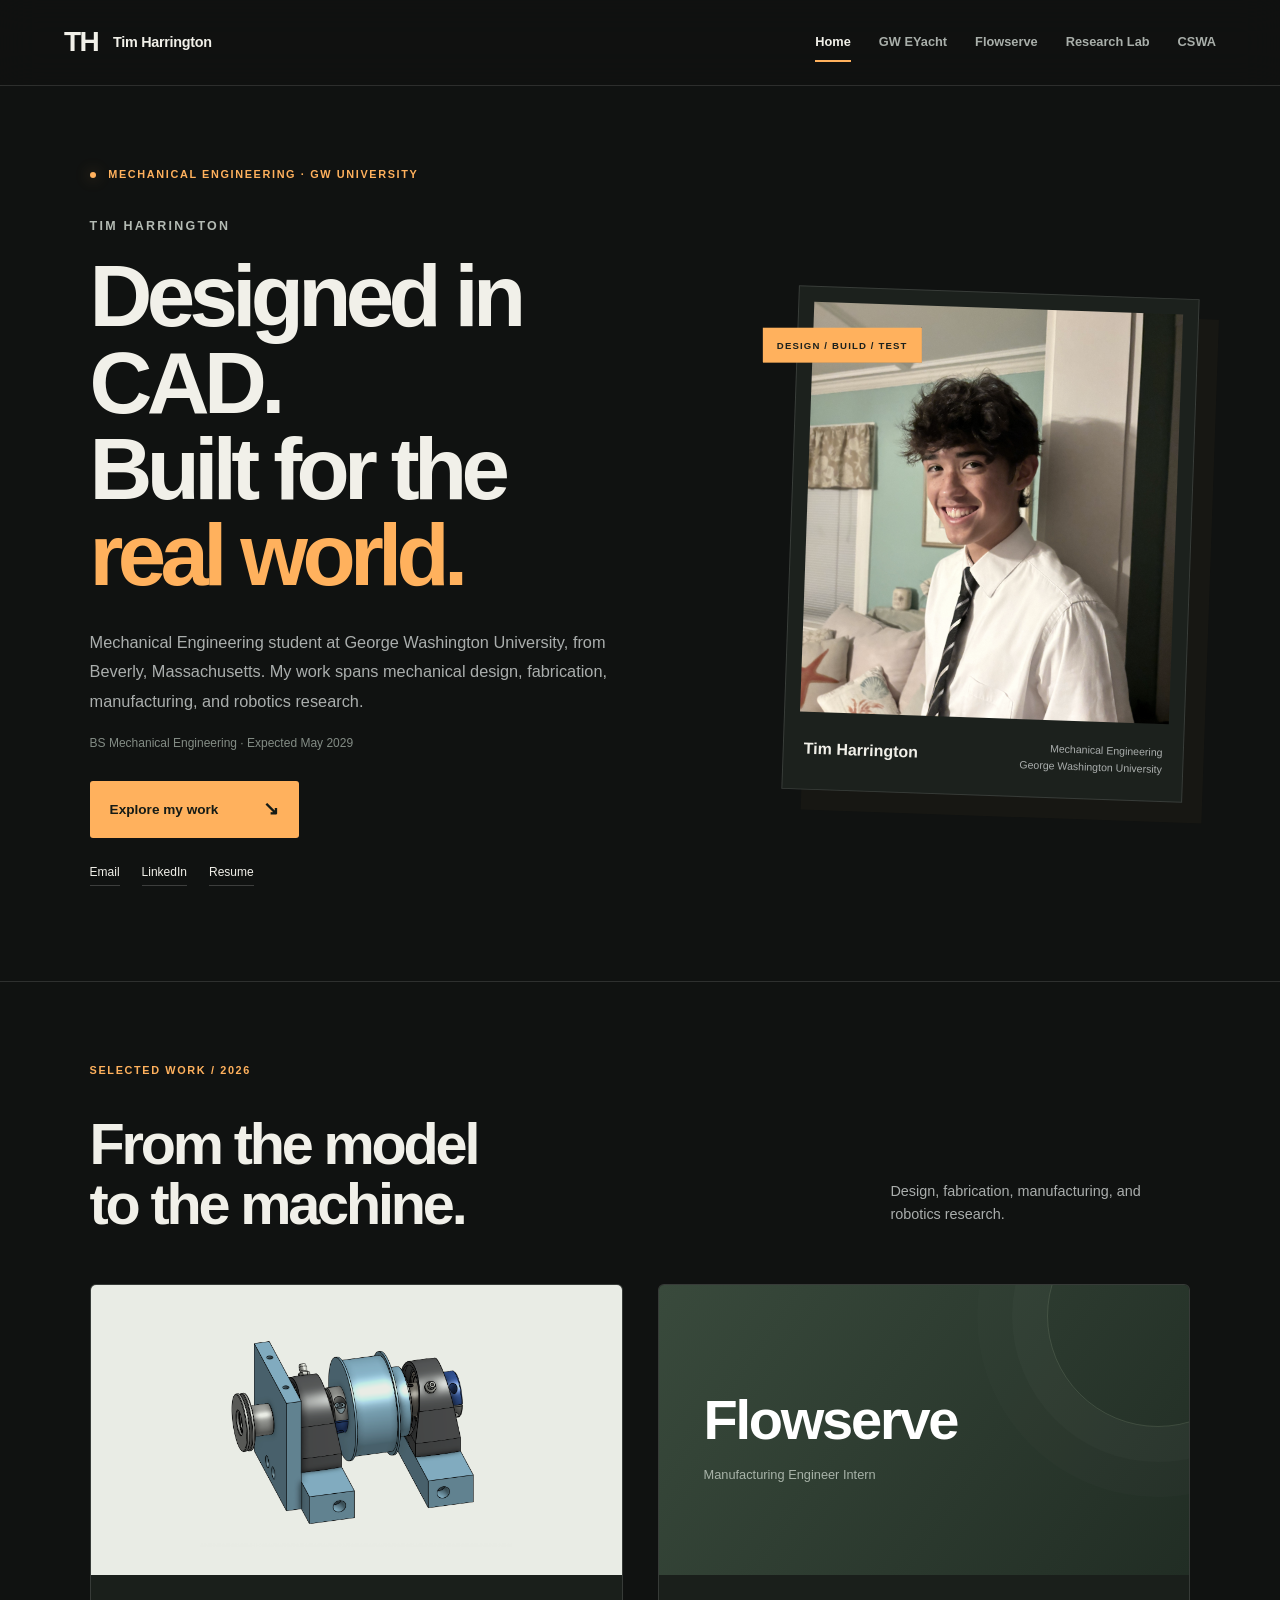
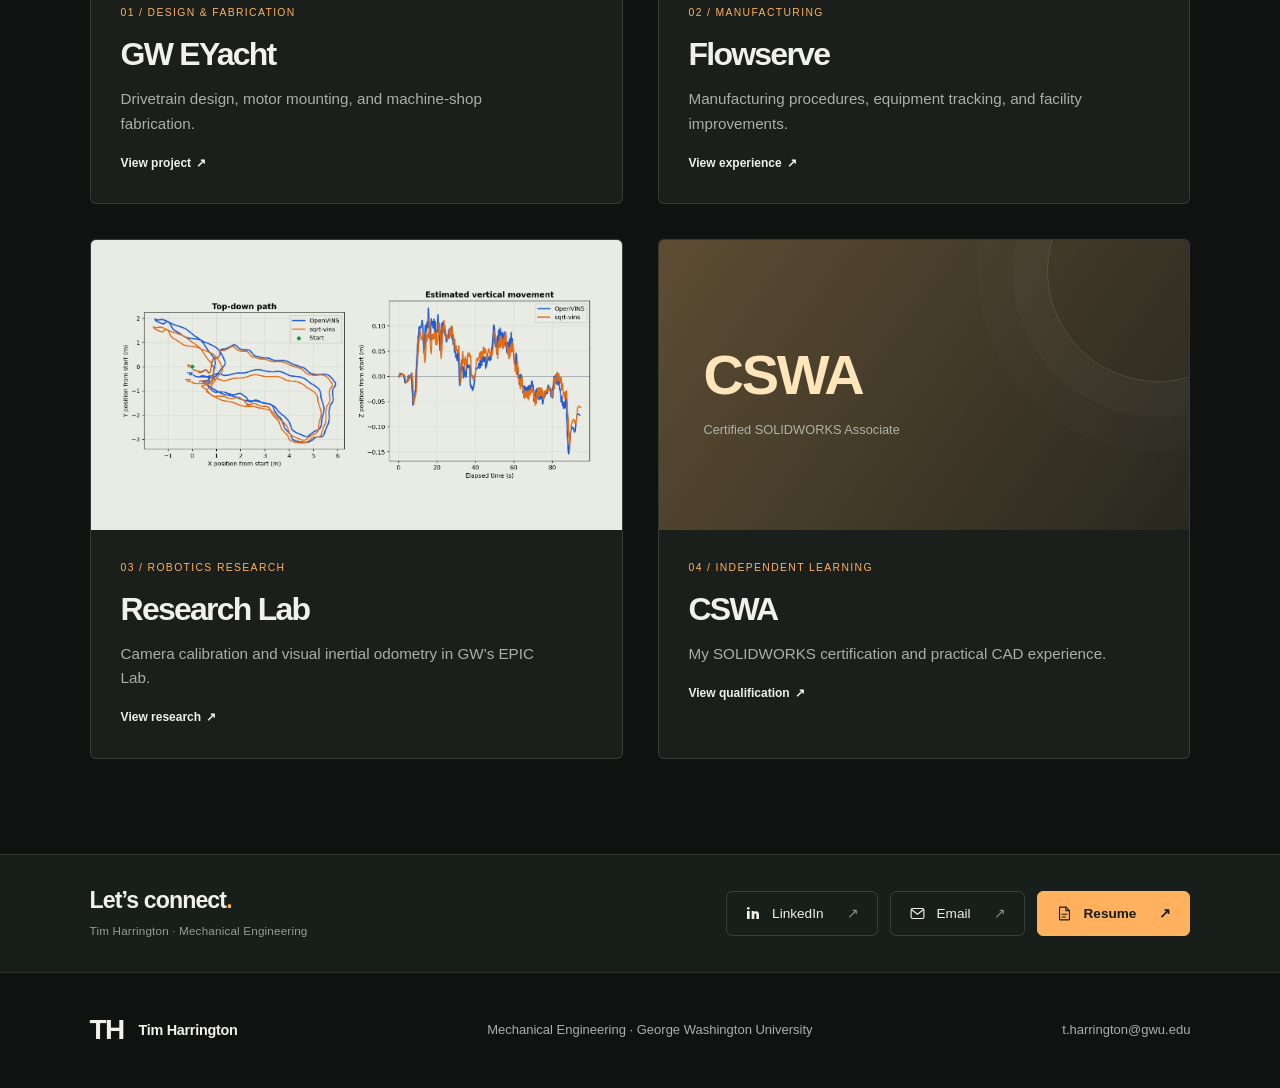
<file: index.html>
<!doctype html><html lang="en"><head><meta charset="utf-8"><meta name="viewport" content="width=device-width,initial-scale=1"><title>Engineering Portfolio | Tim Harrington</title><meta name="description" content="Tim Harrington’s mechanical engineering portfolio: electric boat design, manufacturing at Flowserve, and camera and IMU research at GW."><link rel="icon" href="favicon.svg" type="image/svg+xml"><link rel="stylesheet" href="style.css?v=studio2"></head><body><header class="site-header"><a class="wordmark" href="index.html" aria-label="Tim Harrington home">TH<span>Tim Harrington</span></a><nav aria-label="Main navigation"><a href="index.html" aria-current="page">Home</a><a href="yacht.html">GW EYacht</a><a href="flowserve.html">Flowserve</a><a href="research.html">Research Lab</a><a href="solidworks.html">CSWA</a></nav></header><main id="main"><section class="simple-intro"><div><p class="eyebrow"><span class="status-dot"></span> Mechanical engineering · GW University</p><p class="intro-name">TIM HARRINGTON</p><h1>Designed in CAD.<br>Built for the<br><em>real world.</em></h1><p class="simple-bio">Mechanical Engineering student at George Washington University, from Beverly, Massachusetts. My work spans mechanical design, fabrication, manufacturing, and robotics research.</p><p class="simple-school">BS Mechanical Engineering · Expected May 2029</p><a class="work-cta" href="#work">Explore my work <span>↘</span></a><div class="simple-links"><a href="mailto:t.harrington@gwu.edu">Email</a><a href="https://www.linkedin.com/in/tim-harrington10/" target="_blank" rel="noopener noreferrer">LinkedIn</a><a href="Tim-Harrington-Resume.pdf">Resume</a></div></div><div class="portrait-frame"><img src="IMG_3432_2.jpg" alt="Tim Harrington" class="simple-portrait"><div class="portrait-caption"><span>Tim Harrington</span><small>Mechanical Engineering<br>George Washington University</small></div><span class="portrait-tag">DESIGN / BUILD / TEST</span></div></section><section id="work" class="simple-work"><div class="section-heading"><p class="eyebrow">Selected work / 2026</p><h2>From the model<br>to the machine.</h2><p>Design, fabrication, manufacturing, and robotics research.</p></div><div class="simple-grid"><a class="simple-card" href="yacht.html"><div class="simple-card-image"><img src="Drivetrain.png" alt="SolidWorks model of the electric boat drivetrain"></div><div><p class="card-category">01 / Design & fabrication</p><h3>GW EYacht</h3><p>Drivetrain design, motor mounting, and machine-shop fabrication.</p><span>View project</span></div></a><a class="simple-card" href="flowserve.html"><div class="simple-card-label"><span>Flowserve</span><small>Manufacturing Engineer Intern</small></div><div><p class="card-category">02 / Manufacturing</p><h3>Flowserve</h3><p>Manufacturing procedures, equipment tracking, and facility improvements.</p><span>View experience</span></div></a><a class="simple-card" href="research.html"><div class="simple-card-image"><img src="vio-trajectories.png" alt="Comparison of camera and IMU motion estimates"></div><div><p class="card-category">03 / Robotics research</p><h3>Research Lab</h3><p>Camera calibration and visual inertial odometry in GW’s EPIC Lab.</p><span>View research</span></div></a><a class="simple-card" href="solidworks.html"><div class="simple-card-label cswa-label"><span>CSWA</span><small>Certified SOLIDWORKS Associate</small></div><div><p class="card-category">04 / Independent learning</p><h3>CSWA</h3><p>My SOLIDWORKS certification and practical CAD experience.</p><span>View qualification</span></div></a></div></section><section class="contact-banner" style="padding:32px 7%;background:#181e19"><div style="display:flex;align-items:center;justify-content:space-between;gap:24px;flex-wrap:wrap;max-width:1240px;margin:auto"><div><p style="font-size:1.45rem;color:#f1f0e9;letter-spacing:-.04em;font-weight:550;line-height:1.2">Let’s connect<span style="color:#ffb15d">.</span></p><p style="font-size:.73rem;color:#929c94;margin-top:7px;letter-spacing:.015em">Tim Harrington · Mechanical Engineering</p></div><div style="display:flex;gap:12px;flex-wrap:wrap"><a href="https://www.linkedin.com/in/tim-harrington10/" target="_blank" rel="noopener noreferrer" style="margin:0;padding:11px 18px;border:1px solid #ffffff24;border-radius:6px;display:flex;align-items:center;gap:11px;font-size:.85rem;color:#f1f0e9"><svg width="16" height="16" viewBox="0 0 24 24" fill="currentColor" aria-hidden="true"><path d="M5 3a2 2 0 1 0 0 4 2 2 0 0 0 0-4ZM3 9h4v12H3V9Zm7 0h4v2c1-2 7-4 7 4v6h-4v-6c0-3-3-3-3 0v6h-4V9Z"/></svg>LinkedIn <span style="color:#88938a;margin-left:12px">↗</span></a><a href="mailto:t.harrington@gwu.edu" style="margin:0;padding:11px 18px;border:1px solid #ffffff24;border-radius:6px;display:flex;align-items:center;gap:11px;font-size:.85rem;color:#f1f0e9"><svg width="17" height="17" viewBox="0 0 24 24" fill="none" stroke="currentColor" stroke-width="1.6" aria-hidden="true"><rect x="3" y="5" width="18" height="14" rx="2"/><path d="m3 6 9 7 9-7"/></svg>Email <span style="color:#88938a;margin-left:12px">↗</span></a><a href="Tim-Harrington-Resume.pdf" target="_blank" rel="noopener" style="margin:0;padding:11px 18px;border:1px solid #ffb15d;border-radius:6px;display:flex;align-items:center;gap:11px;font-size:.85rem;color:#171d18;background:#ffb15d;font-weight:600"><svg width="17" height="17" viewBox="0 0 24 24" fill="none" stroke="currentColor" stroke-width="1.6" aria-hidden="true"><path d="M14 3H6a1 1 0 0 0-1 1v16a1 1 0 0 0 1 1h12a1 1 0 0 0 1-1V8l-5-5Z"/><path d="M14 3v5h5M8 13h8M8 17h6"/></svg>Resume <span style="margin-left:12px">↗</span></a></div></div></section></main><footer><a class="wordmark" href="index.html">TH<span>Tim Harrington</span></a><p>Mechanical Engineering · George Washington University</p><a href="mailto:t.harrington@gwu.edu">t.harrington@gwu.edu</a></footer><dialog id="image-viewer"><button class="close-viewer" aria-label="Close image">Close ✕</button><img alt=""><p></p></dialog><script src="site.js"></script></body></html>
</file>
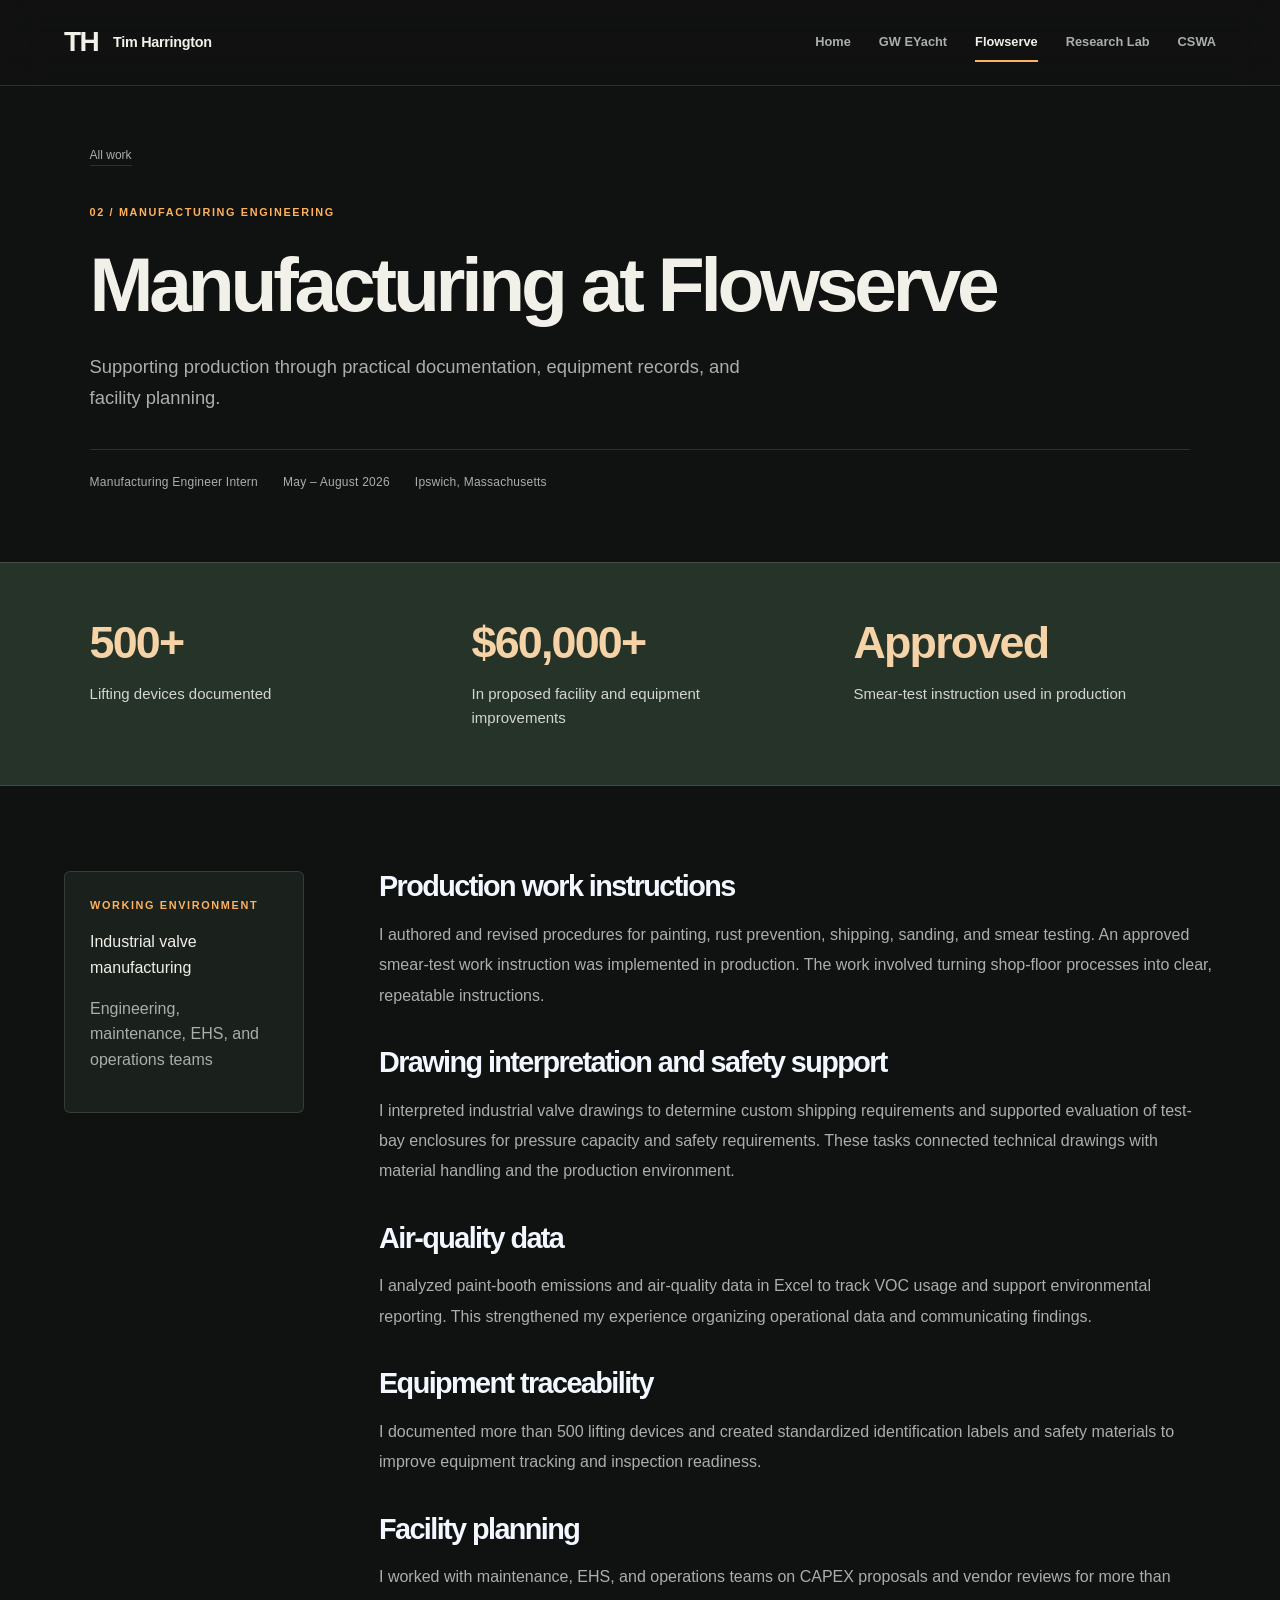
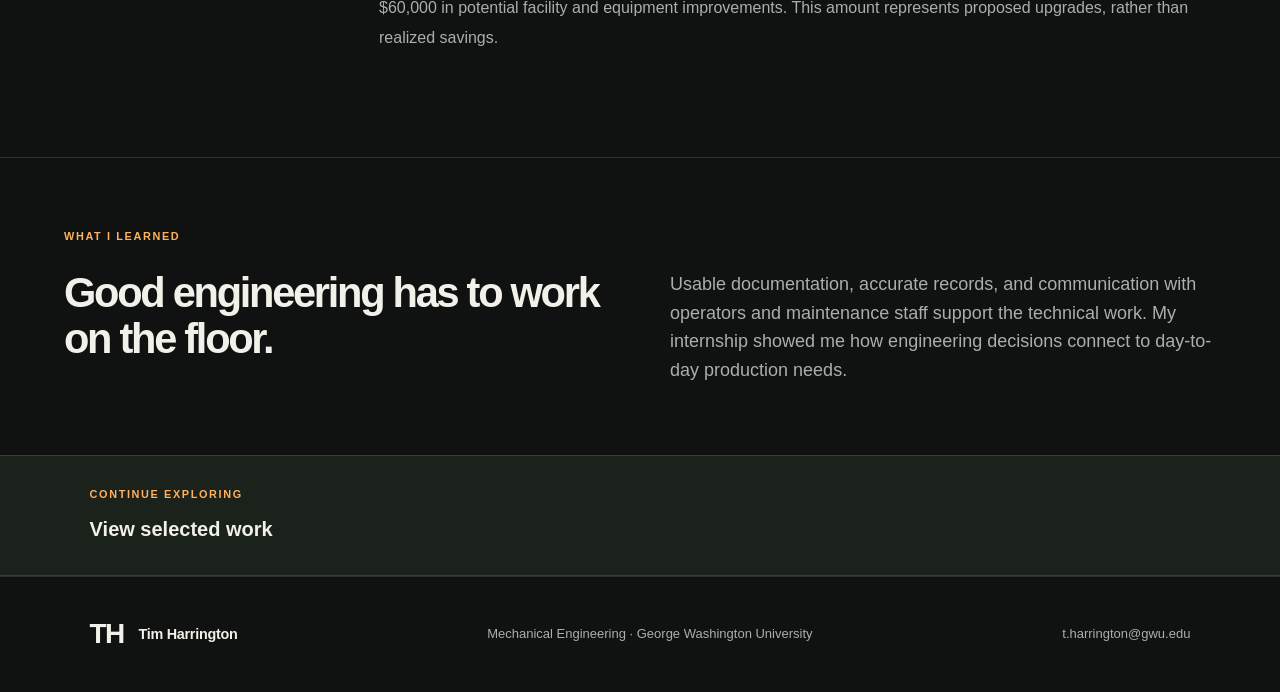
<file: flowserve.html>
<!doctype html><html lang="en"><head><meta charset="utf-8"><meta name="viewport" content="width=device-width,initial-scale=1"><title>Manufacturing at Flowserve | Tim Harrington</title><meta name="description" content="Tim Harrington’s manufacturing engineering internship: production procedures, equipment traceability, VOC analysis, and CAPEX planning."><link rel="icon" href="favicon.svg" type="image/svg+xml"><link rel="stylesheet" href="style.css?v=studio2"></head><body><header class="site-header"><a class="wordmark" href="index.html" aria-label="Tim Harrington home">TH<span>Tim Harrington</span></a><nav aria-label="Main navigation"><a href="index.html">Home</a><a href="yacht.html">GW EYacht</a><a href="flowserve.html" aria-current="page">Flowserve</a><a href="research.html">Research Lab</a><a href="solidworks.html">CSWA</a></nav></header><main id="main"><div class="project-top"><a class="back" href="index.html#work">All work</a><p class="eyebrow">02 / Manufacturing engineering</p><h1>Manufacturing at Flowserve</h1><p class="project-intro">Supporting production through practical documentation, equipment records, and facility planning.</p><div class="project-meta"><span>Manufacturing Engineer Intern</span><span>May – August 2026</span><span>Ipswich, Massachusetts</span></div></div><section class="metrics-band"><div><strong>500+</strong><span>Lifting devices documented</span></div><div><strong>$60,000+</strong><span>In proposed facility and equipment improvements</span></div><div><strong>Approved</strong><span>Smear-test instruction used in production</span></div></section><div class="project-content"><aside><p class="eyebrow">Working environment</p><p>Industrial valve manufacturing</p><p class="muted">Engineering, maintenance, EHS, and operations teams</p></aside><article><h2>Production work instructions</h2><p>I authored and revised procedures for painting, rust prevention, shipping, sanding, and smear testing. An approved smear-test work instruction was implemented in production. The work involved turning shop-floor processes into clear, repeatable instructions.</p><h2>Drawing interpretation and safety support</h2><p>I interpreted industrial valve drawings to determine custom shipping requirements and supported evaluation of test-bay enclosures for pressure capacity and safety requirements. These tasks connected technical drawings with material handling and the production environment.</p><h2>Air-quality data</h2><p>I analyzed paint-booth emissions and air-quality data in Excel to track VOC usage and support environmental reporting. This strengthened my experience organizing operational data and communicating findings.</p><h2>Equipment traceability</h2><p>I documented more than 500 lifting devices and created standardized identification labels and safety materials to improve equipment tracking and inspection readiness.</p><h2>Facility planning</h2><p>I worked with maintenance, EHS, and operations teams on CAPEX proposals and vendor reviews for more than $60,000 in potential facility and equipment improvements. This amount represents proposed upgrades, rather than realized savings.</p></article></div><section class="learning"><p class="eyebrow">What I learned</p><h2>Good engineering has to work on the floor.</h2><p>Usable documentation, accurate records, and communication with operators and maintenance staff support the technical work. My internship showed me how engineering decisions connect to day-to-day production needs.</p></section><section class="project-next"><p class="eyebrow">Continue exploring</p><a href="index.html#work">View selected work</a></section></main><footer><a class="wordmark" href="index.html">TH<span>Tim Harrington</span></a><p>Mechanical Engineering · George Washington University</p><a href="mailto:t.harrington@gwu.edu">t.harrington@gwu.edu</a></footer><dialog id="image-viewer"><button class="close-viewer" aria-label="Close image">Close ✕</button><img alt=""><p></p></dialog><script src="site.js"></script></body></html>
</file>
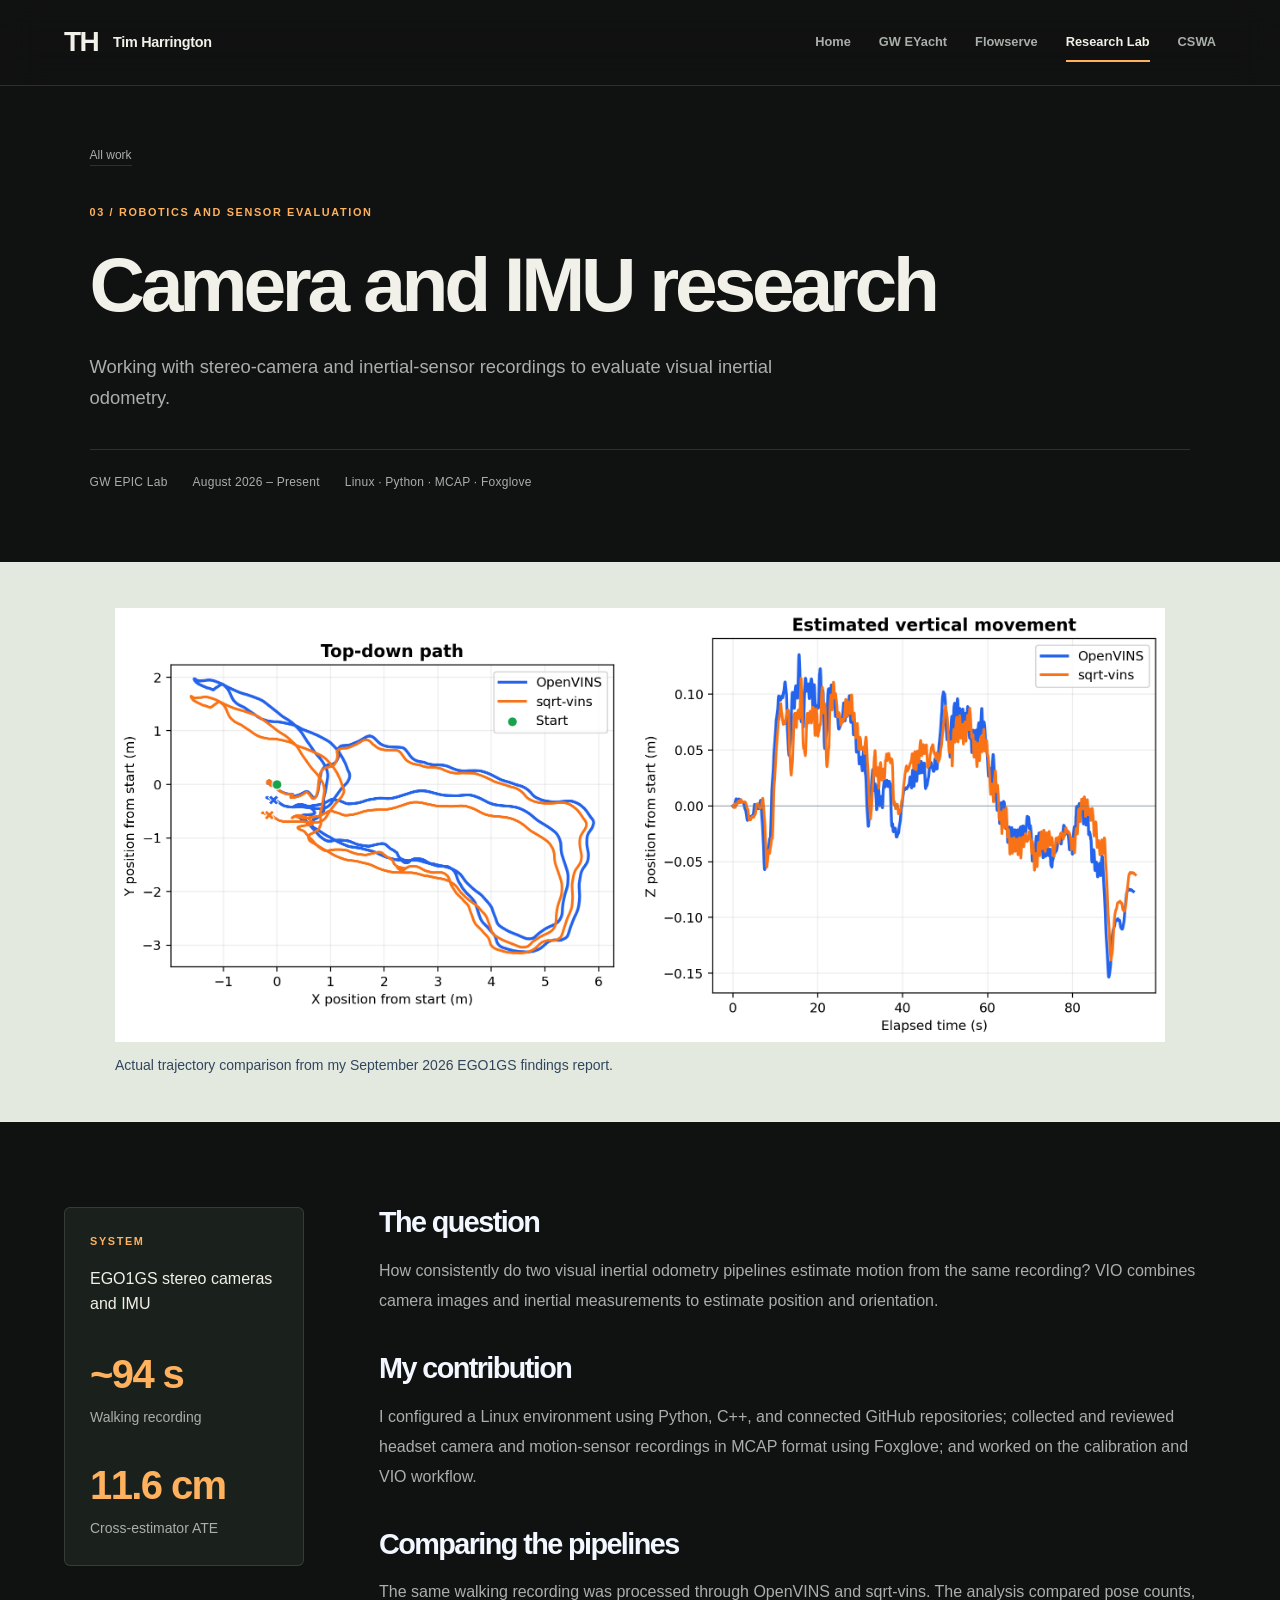
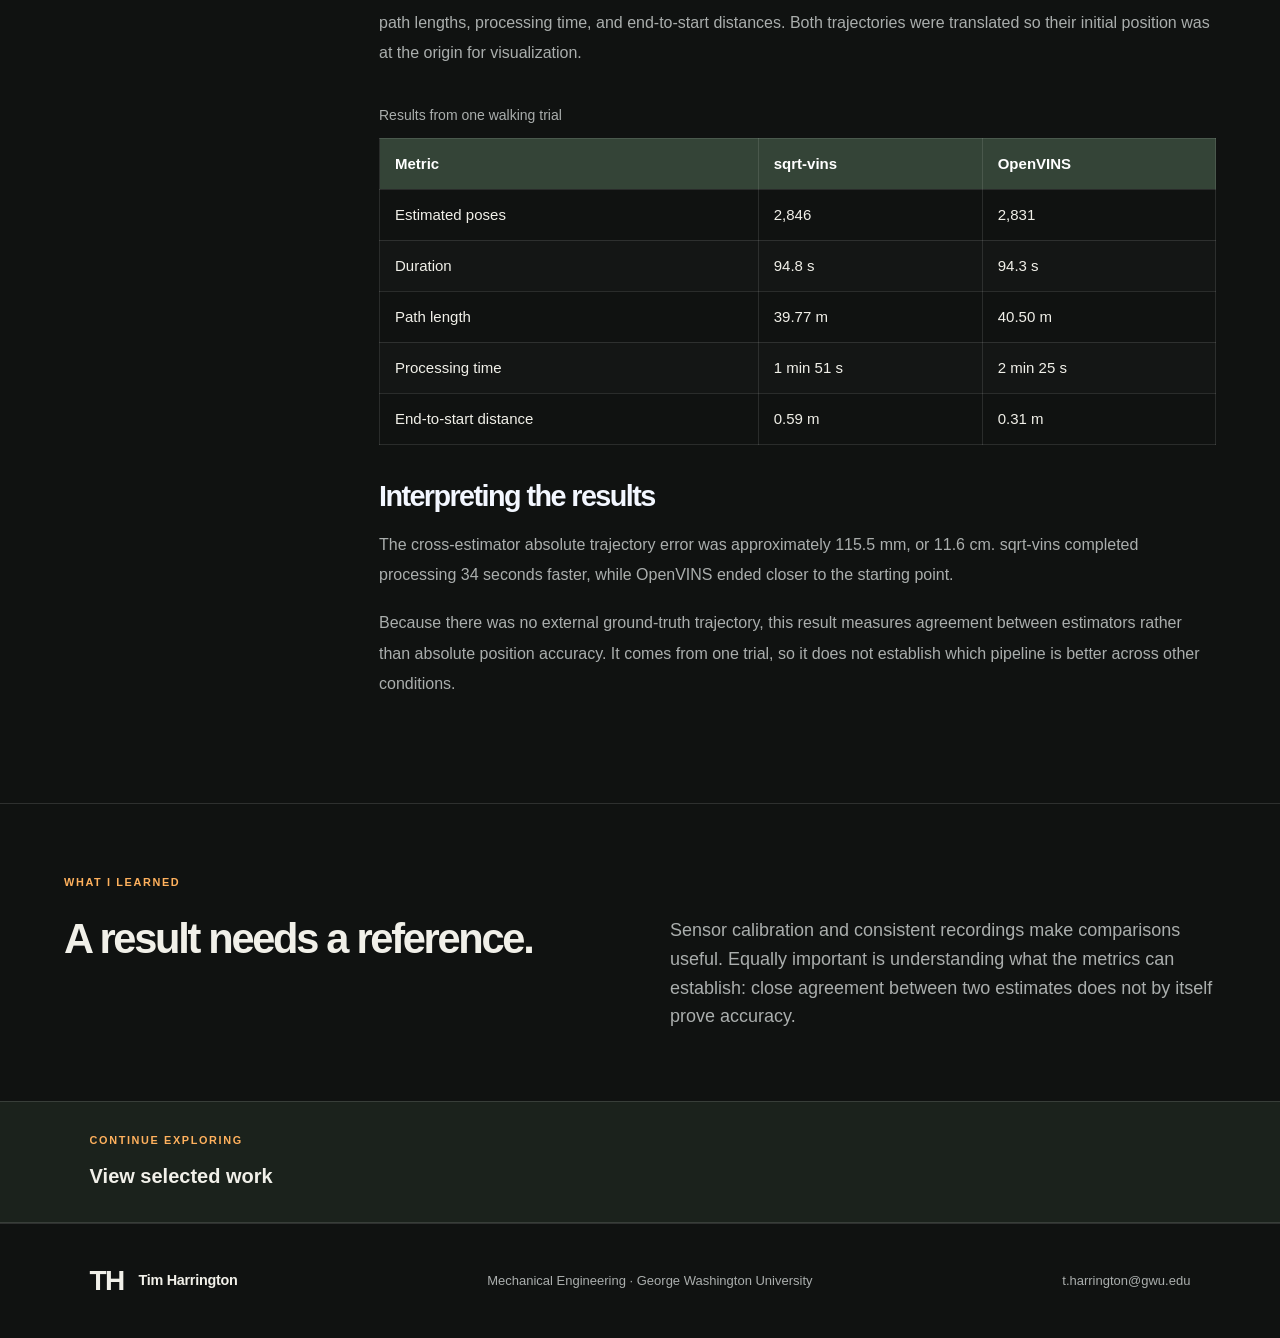
<file: research.html>
<!doctype html><html lang="en"><head><meta charset="utf-8"><meta name="viewport" content="width=device-width,initial-scale=1"><title>Camera and IMU Research | Tim Harrington</title><meta name="description" content="EGO1GS stereo-camera and IMU research comparing OpenVINS and sqrt-vins trajectories at GW’s EPIC Lab."><link rel="icon" href="favicon.svg" type="image/svg+xml"><link rel="stylesheet" href="style.css?v=studio2"></head><body><header class="site-header"><a class="wordmark" href="index.html" aria-label="Tim Harrington home">TH<span>Tim Harrington</span></a><nav aria-label="Main navigation"><a href="index.html">Home</a><a href="yacht.html">GW EYacht</a><a href="flowserve.html">Flowserve</a><a href="research.html" aria-current="page">Research Lab</a><a href="solidworks.html">CSWA</a></nav></header><main id="main"><div class="project-top"><a class="back" href="index.html#work">All work</a><p class="eyebrow">03 / Robotics and sensor evaluation</p><h1>Camera and IMU research</h1><p class="project-intro">Working with stereo-camera and inertial-sensor recordings to evaluate visual inertial odometry.</p><div class="project-meta"><span>GW EPIC Lab</span><span>August 2026 – Present</span><span>Linux · Python · MCAP · Foxglove</span></div></div><div class="wide-figure research-figure"><figure class=""><button class="image-button" data-image="vio-trajectories.png" data-caption="Actual trajectory comparison from my September 2026 EGO1GS findings report." aria-label="Enlarge OpenVINS and sqrt-vins top-down trajectories and estimated vertical motion"><img src="vio-trajectories.png" alt="OpenVINS and sqrt-vins top-down trajectories and estimated vertical motion" loading="lazy"></button><figcaption>Actual trajectory comparison from my September 2026 EGO1GS findings report.</figcaption></figure></div><div class="project-content"><aside><p class="eyebrow">System</p><p>EGO1GS stereo cameras and IMU</p><div class="stat"><strong>~94 s</strong><span>Walking recording</span></div><div class="stat"><strong>11.6 cm</strong><span>Cross-estimator ATE</span></div></aside><article><h2>The question</h2><p>How consistently do two visual inertial odometry pipelines estimate motion from the same recording? VIO combines camera images and inertial measurements to estimate position and orientation.</p><h2>My contribution</h2><p>I configured a Linux environment using Python, C++, and connected GitHub repositories; collected and reviewed headset camera and motion-sensor recordings in MCAP format using Foxglove; and worked on the calibration and VIO workflow.</p><h2>Comparing the pipelines</h2><p>The same walking recording was processed through OpenVINS and sqrt-vins. The analysis compared pose counts, path lengths, processing time, and end-to-start distances. Both trajectories were translated so their initial position was at the origin for visualization.</p><div class="table-scroll"><table><caption>Results from one walking trial</caption><thead><tr><th scope="col">Metric</th><th scope="col">sqrt-vins</th><th scope="col">OpenVINS</th></tr></thead><tbody><tr><th scope="row">Estimated poses</th><td>2,846</td><td>2,831</td></tr><tr><th scope="row">Duration</th><td>94.8 s</td><td>94.3 s</td></tr><tr><th scope="row">Path length</th><td>39.77 m</td><td>40.50 m</td></tr><tr><th scope="row">Processing time</th><td>1 min 51 s</td><td>2 min 25 s</td></tr><tr><th scope="row">End-to-start distance</th><td>0.59 m</td><td>0.31 m</td></tr></tbody></table></div><h2>Interpreting the results</h2><p>The cross-estimator absolute trajectory error was approximately 115.5 mm, or 11.6 cm. sqrt-vins completed processing 34 seconds faster, while OpenVINS ended closer to the starting point.</p><p>Because there was no external ground-truth trajectory, this result measures agreement between estimators rather than absolute position accuracy. It comes from one trial, so it does not establish which pipeline is better across other conditions.</p></article></div><section class="learning"><p class="eyebrow">What I learned</p><h2>A result needs a reference.</h2><p>Sensor calibration and consistent recordings make comparisons useful. Equally important is understanding what the metrics can establish: close agreement between two estimates does not by itself prove accuracy.</p></section><section class="project-next"><p class="eyebrow">Continue exploring</p><a href="index.html#work">View selected work</a></section></main><footer><a class="wordmark" href="index.html">TH<span>Tim Harrington</span></a><p>Mechanical Engineering · George Washington University</p><a href="mailto:t.harrington@gwu.edu">t.harrington@gwu.edu</a></footer><dialog id="image-viewer"><button class="close-viewer" aria-label="Close image">Close ✕</button><img alt=""><p></p></dialog><script src="site.js"></script></body></html>
</file>
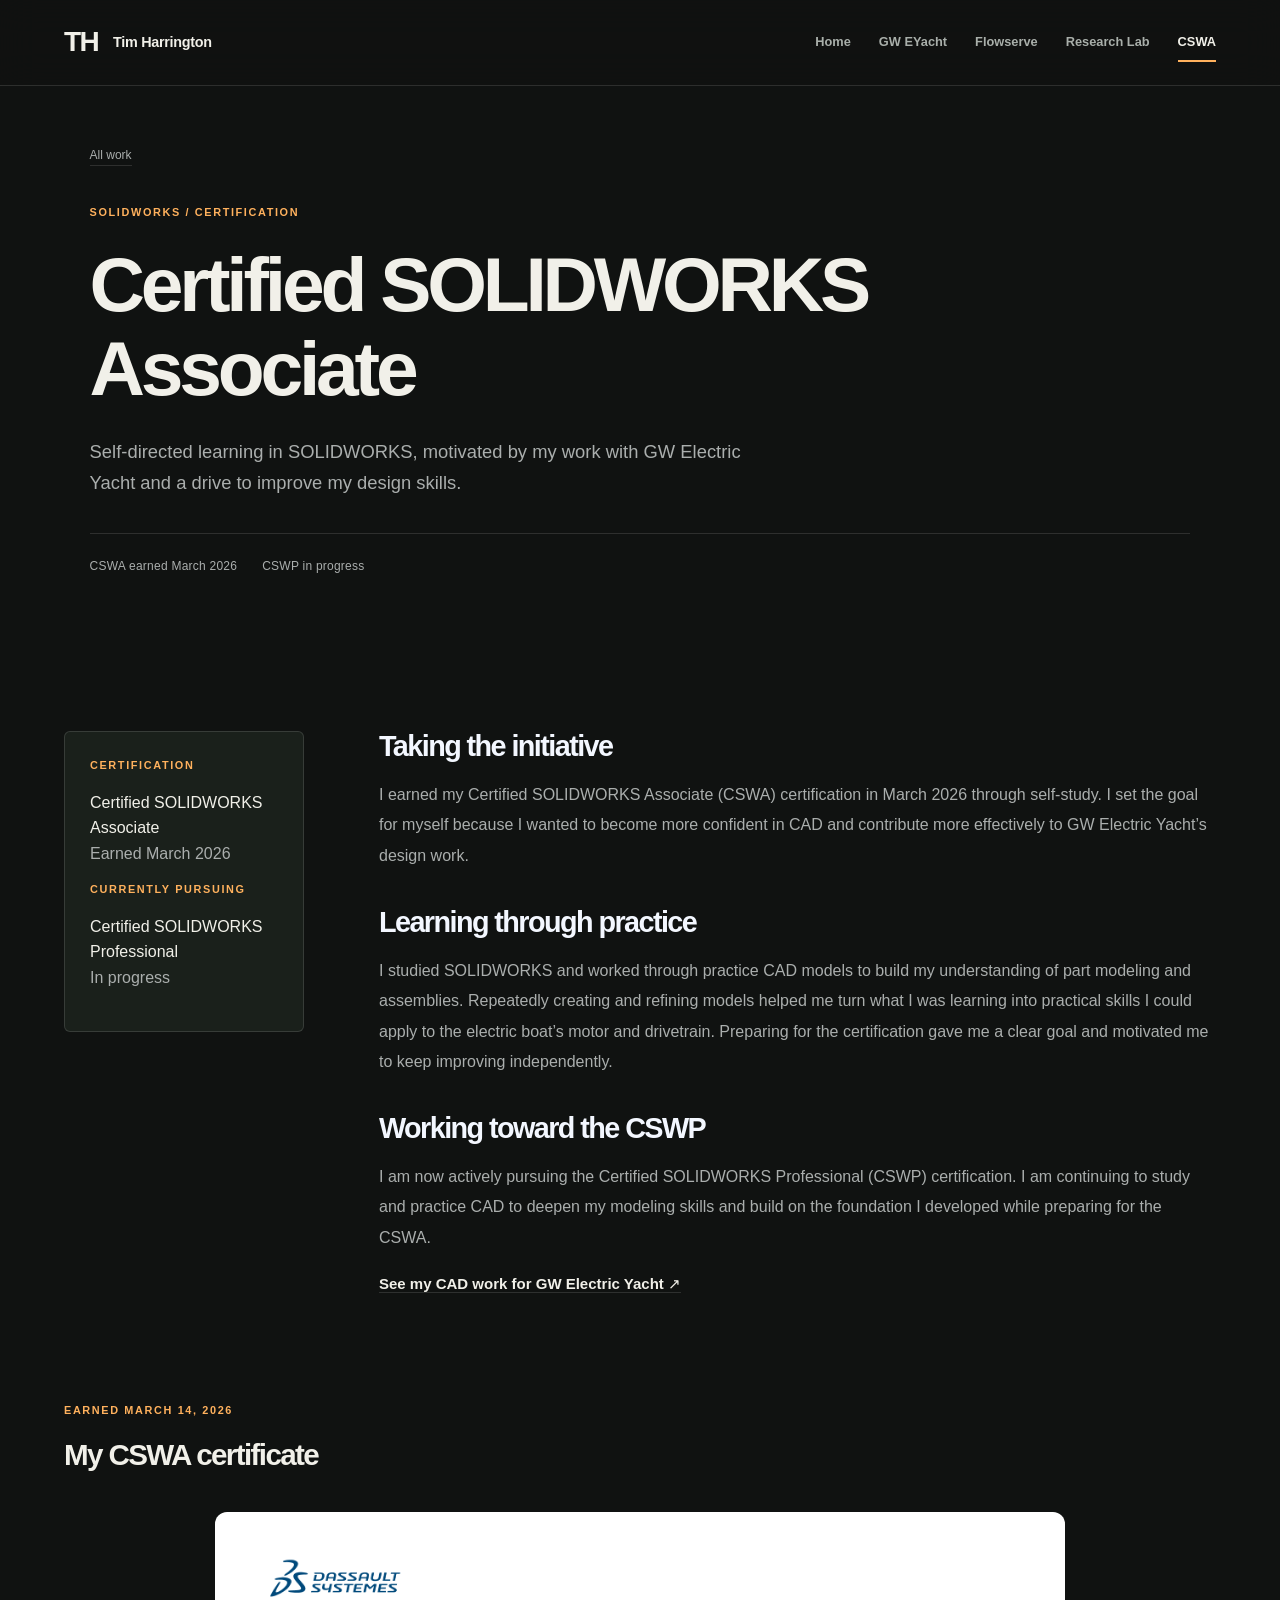
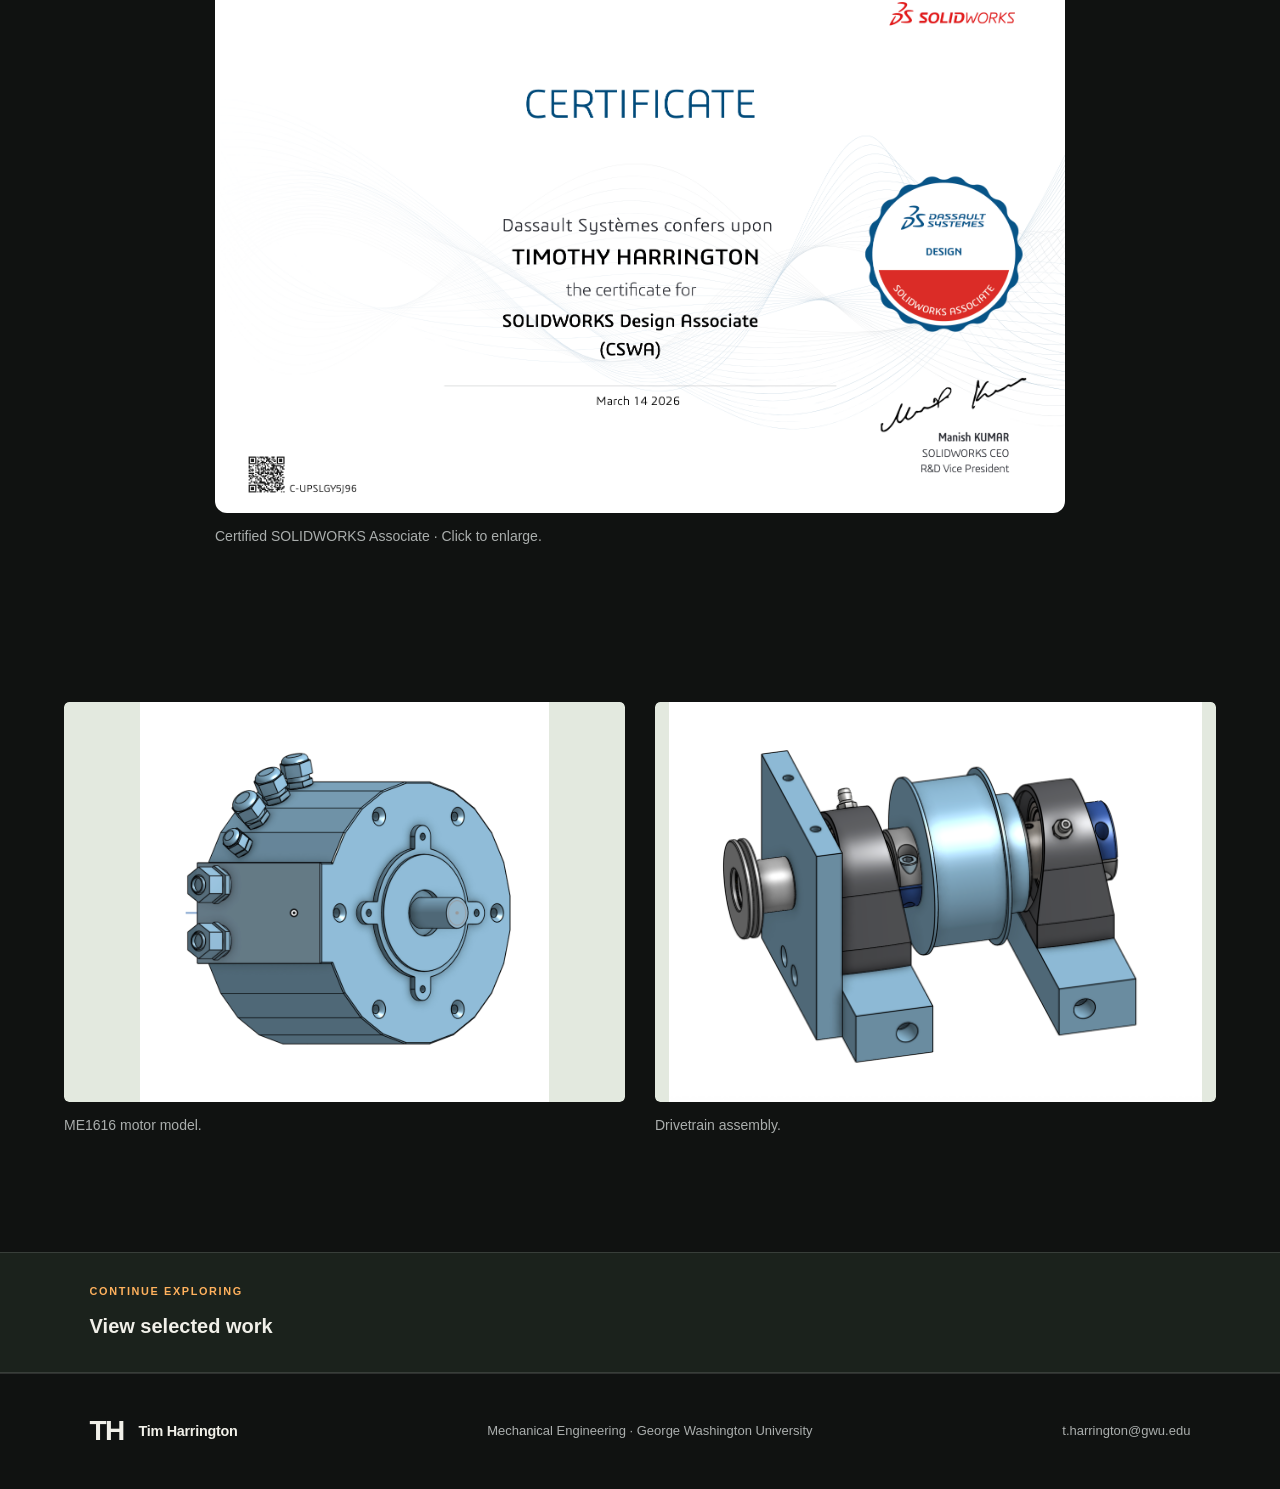
<file: solidworks.html>
<!doctype html><html lang="en"><head><meta charset="utf-8"><meta name="viewport" content="width=device-width,initial-scale=1"><title>CSWA | Tim Harrington</title><meta name="description" content="How Tim Harrington earned his CSWA through self-study in March 2026 and is actively pursuing the CSWP."><link rel="icon" href="favicon.svg" type="image/svg+xml"><link rel="stylesheet" href="style.css?v=studio2"></head><body><header class="site-header"><a class="wordmark" href="index.html" aria-label="Tim Harrington home">TH<span>Tim Harrington</span></a><nav aria-label="Main navigation"><a href="index.html">Home</a><a href="yacht.html">GW EYacht</a><a href="flowserve.html">Flowserve</a><a href="research.html">Research Lab</a><a href="solidworks.html" aria-current="page">CSWA</a></nav></header><main id="main"><div class="project-top"><a class="back" href="index.html#work">All work</a><p class="eyebrow">SOLIDWORKS / Certification</p><h1>Certified SOLIDWORKS Associate</h1><p class="project-intro">Self-directed learning in SOLIDWORKS, motivated by my work with GW Electric Yacht and a drive to improve my design skills.</p><div class="project-meta"><span>CSWA earned March 2026</span><span>CSWP in progress</span></div></div><div class="project-content"><aside><p class="eyebrow">Certification</p><p>Certified SOLIDWORKS Associate<br><span class="muted">Earned March 2026</span></p><p class="eyebrow">Currently pursuing</p><p>Certified SOLIDWORKS Professional<br><span class="muted">In progress</span></p></aside><article><h2>Taking the initiative</h2><p>I earned my Certified SOLIDWORKS Associate (CSWA) certification in March 2026 through self-study. I set the goal for myself because I wanted to become more confident in CAD and contribute more effectively to GW Electric Yacht’s design work.</p><h2>Learning through practice</h2><p>I studied SOLIDWORKS and worked through practice CAD models to build my understanding of part modeling and assemblies. Repeatedly creating and refining models helped me turn what I was learning into practical skills I could apply to the electric boat’s motor and drivetrain. Preparing for the certification gave me a clear goal and motivated me to keep improving independently.</p><h2>Working toward the CSWP</h2><p>I am now actively pursuing the Certified SOLIDWORKS Professional (CSWP) certification. I am continuing to study and practice CAD to deepen my modeling skills and build on the foundation I developed while preparing for the CSWA.</p><a class="text-link" href="yacht.html">See my CAD work for GW Electric Yacht ↗</a></article></div><section class="gallery-section" aria-label="CSWA certificate"><div class="section-heading"><p class="eyebrow">Earned March 14, 2026</p><h2 style="font-size:1.85rem">My CSWA certificate</h2></div><figure style="max-width:850px;margin:0 auto 55px"><button class="image-button" data-image="cswa-certificate.png" data-caption="Certified SOLIDWORKS Associate — March 14, 2026." aria-label="Enlarge CSWA certificate"><img src="cswa-certificate.png" alt="Timothy Harrington’s Certified SOLIDWORKS Associate certificate, issued March 14, 2026" style="width:100%;border-radius:12px" loading="lazy"></button><figcaption>Certified SOLIDWORKS Associate · Click to enlarge.</figcaption></figure></section><section class="gallery-section"><div class="gallery two"><figure class=""><button class="image-button" data-image="Motor.png" data-caption="ME1616 motor model." aria-label="Enlarge CAD motor model"><img src="Motor.png" alt="CAD motor model" loading="lazy"></button><figcaption>ME1616 motor model.</figcaption></figure><figure class=""><button class="image-button" data-image="Drivetrain.png" data-caption="Drivetrain assembly." aria-label="Enlarge CAD drivetrain assembly"><img src="Drivetrain.png" alt="CAD drivetrain assembly" loading="lazy"></button><figcaption>Drivetrain assembly.</figcaption></figure></div></section><section class="project-next"><p class="eyebrow">Continue exploring</p><a href="index.html#work">View selected work</a></section></main><footer><a class="wordmark" href="index.html">TH<span>Tim Harrington</span></a><p>Mechanical Engineering · George Washington University</p><a href="mailto:t.harrington@gwu.edu">t.harrington@gwu.edu</a></footer><dialog id="image-viewer"><button class="close-viewer" aria-label="Close image">Close ✕</button><img alt=""><p></p></dialog><script src="site.js"></script></body></html>
</file>
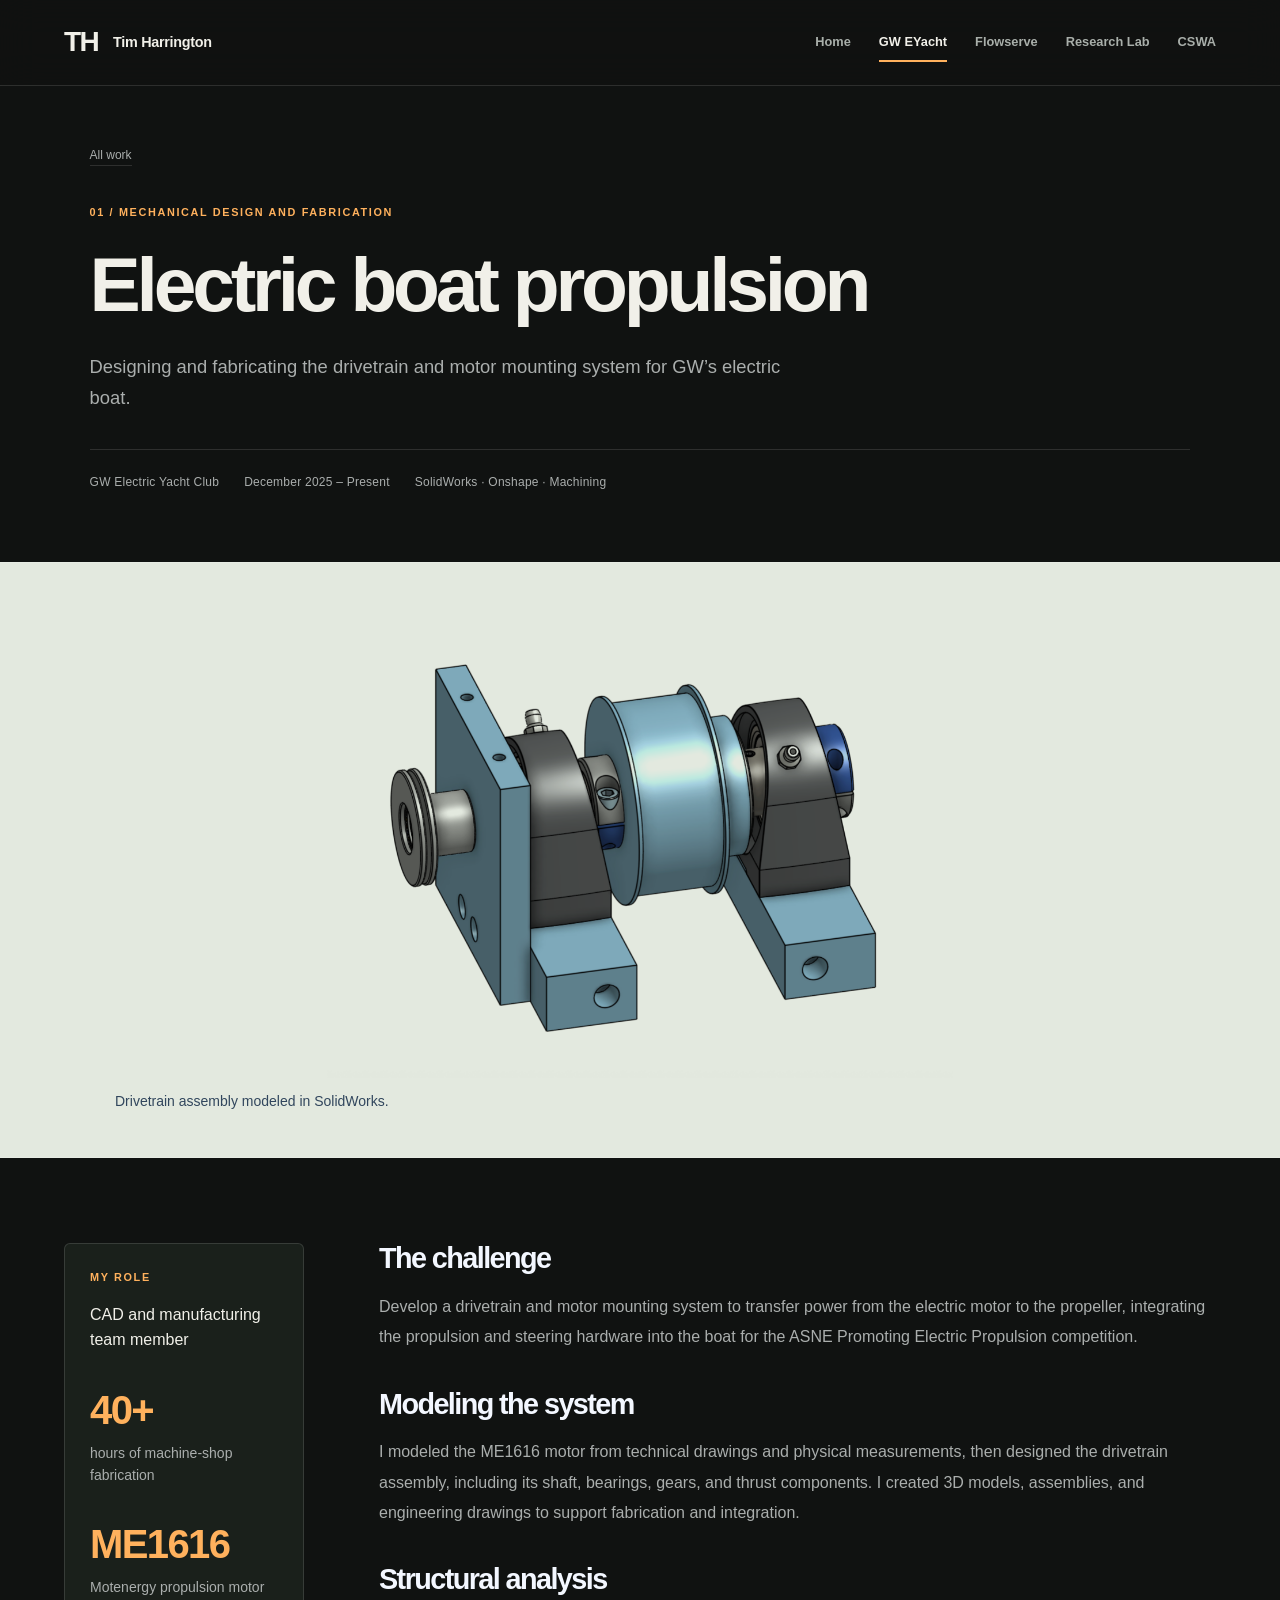
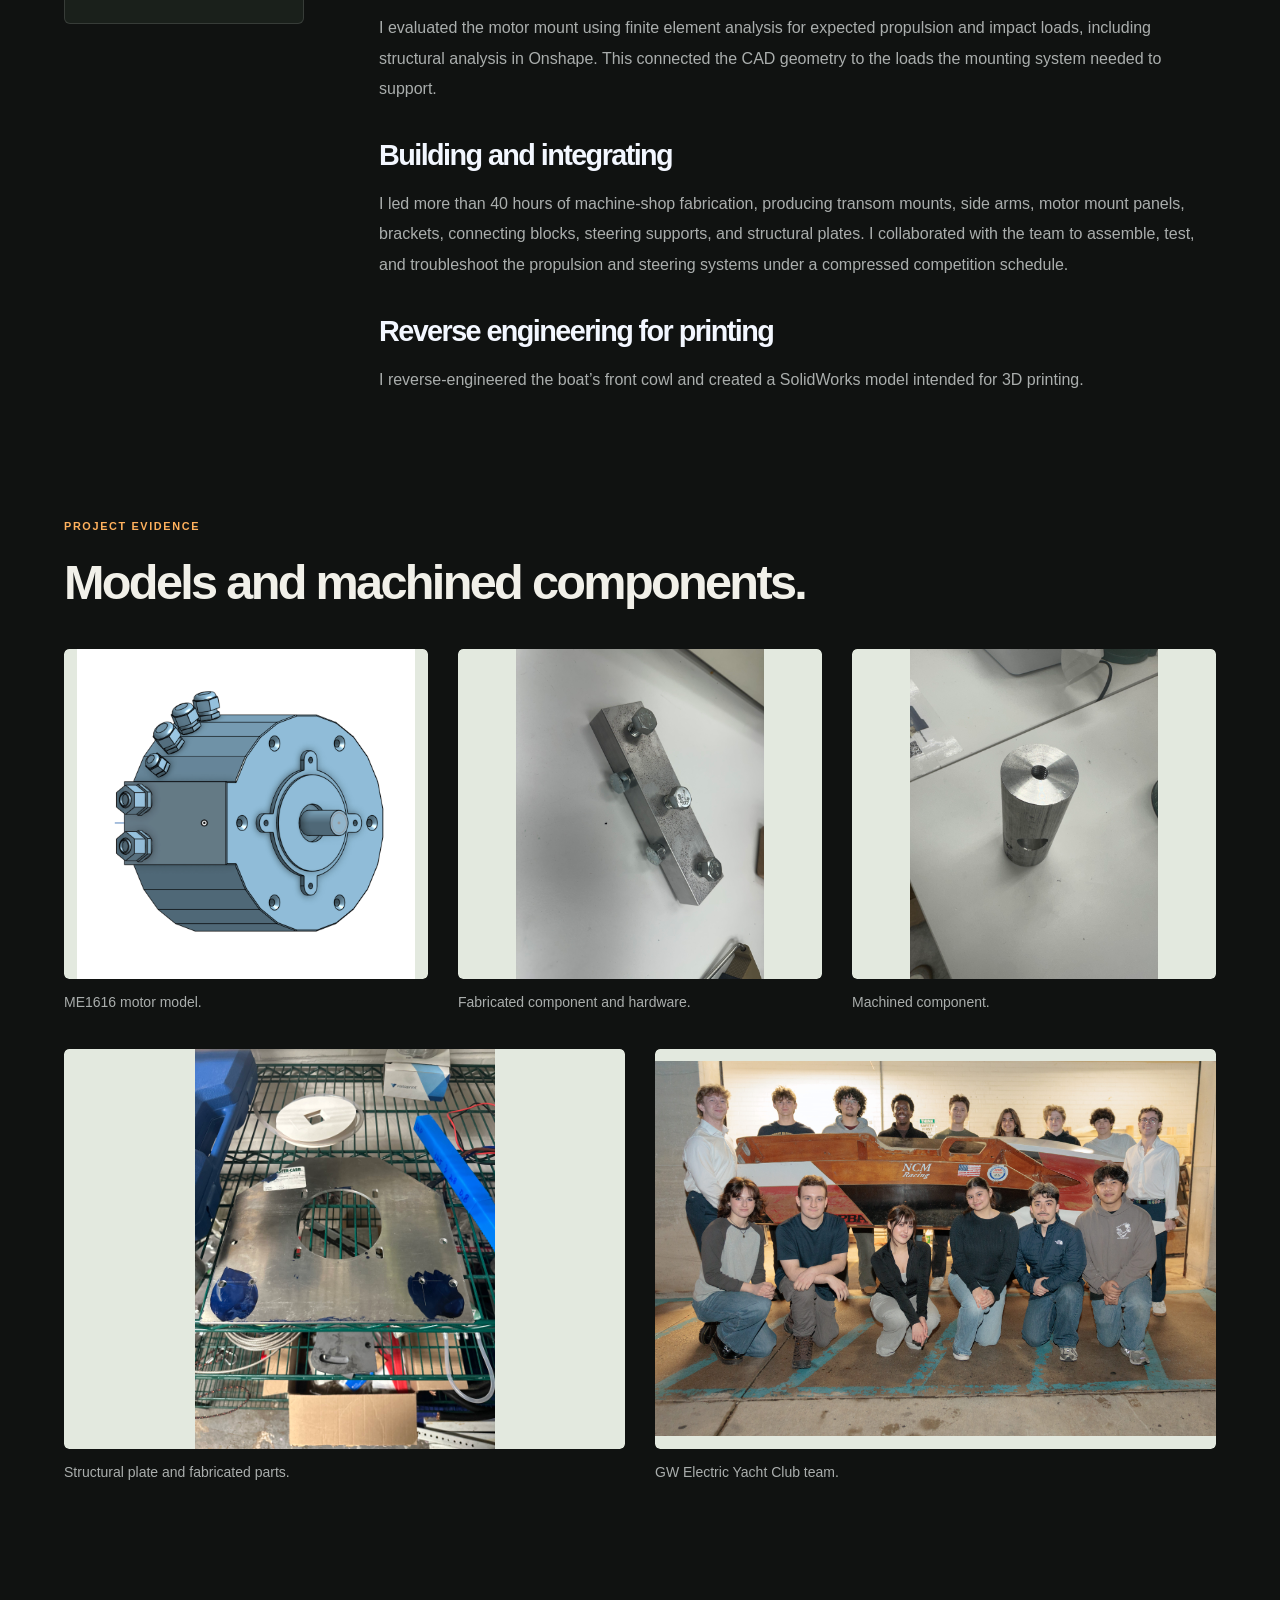
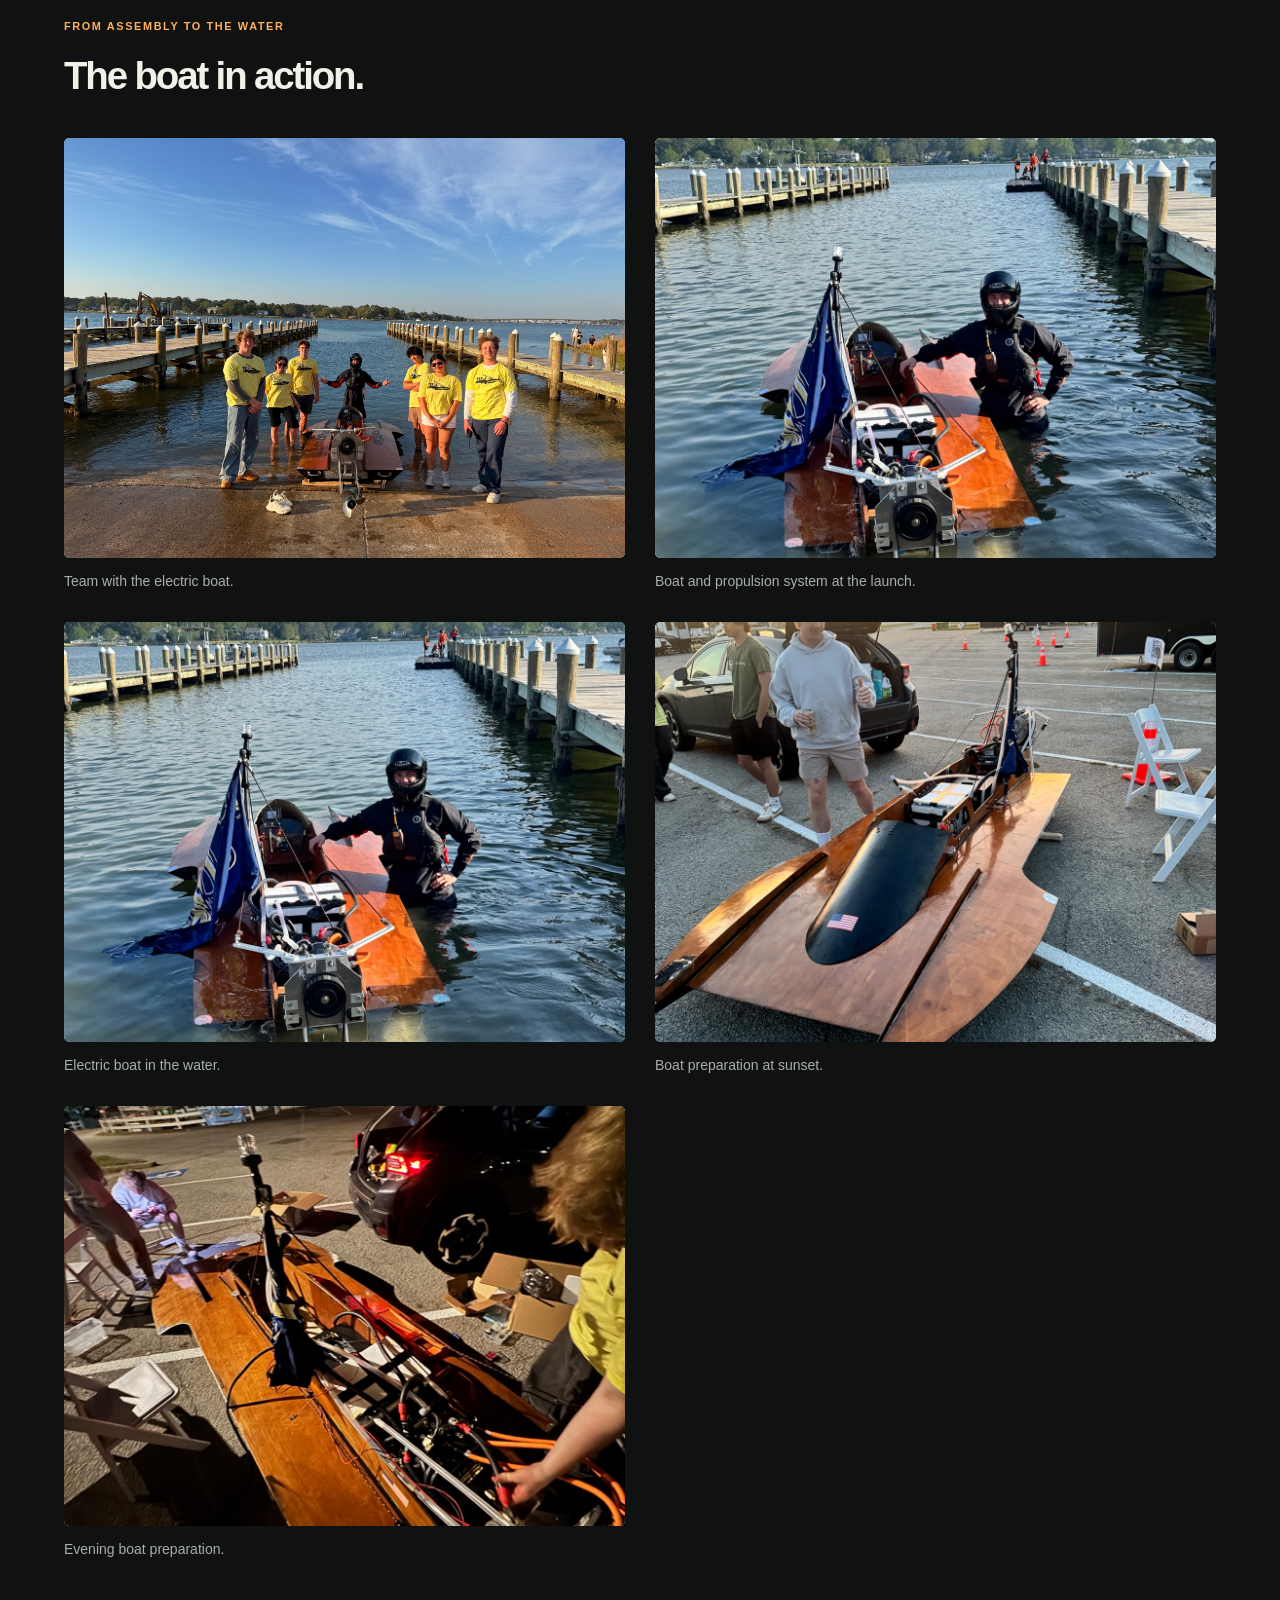
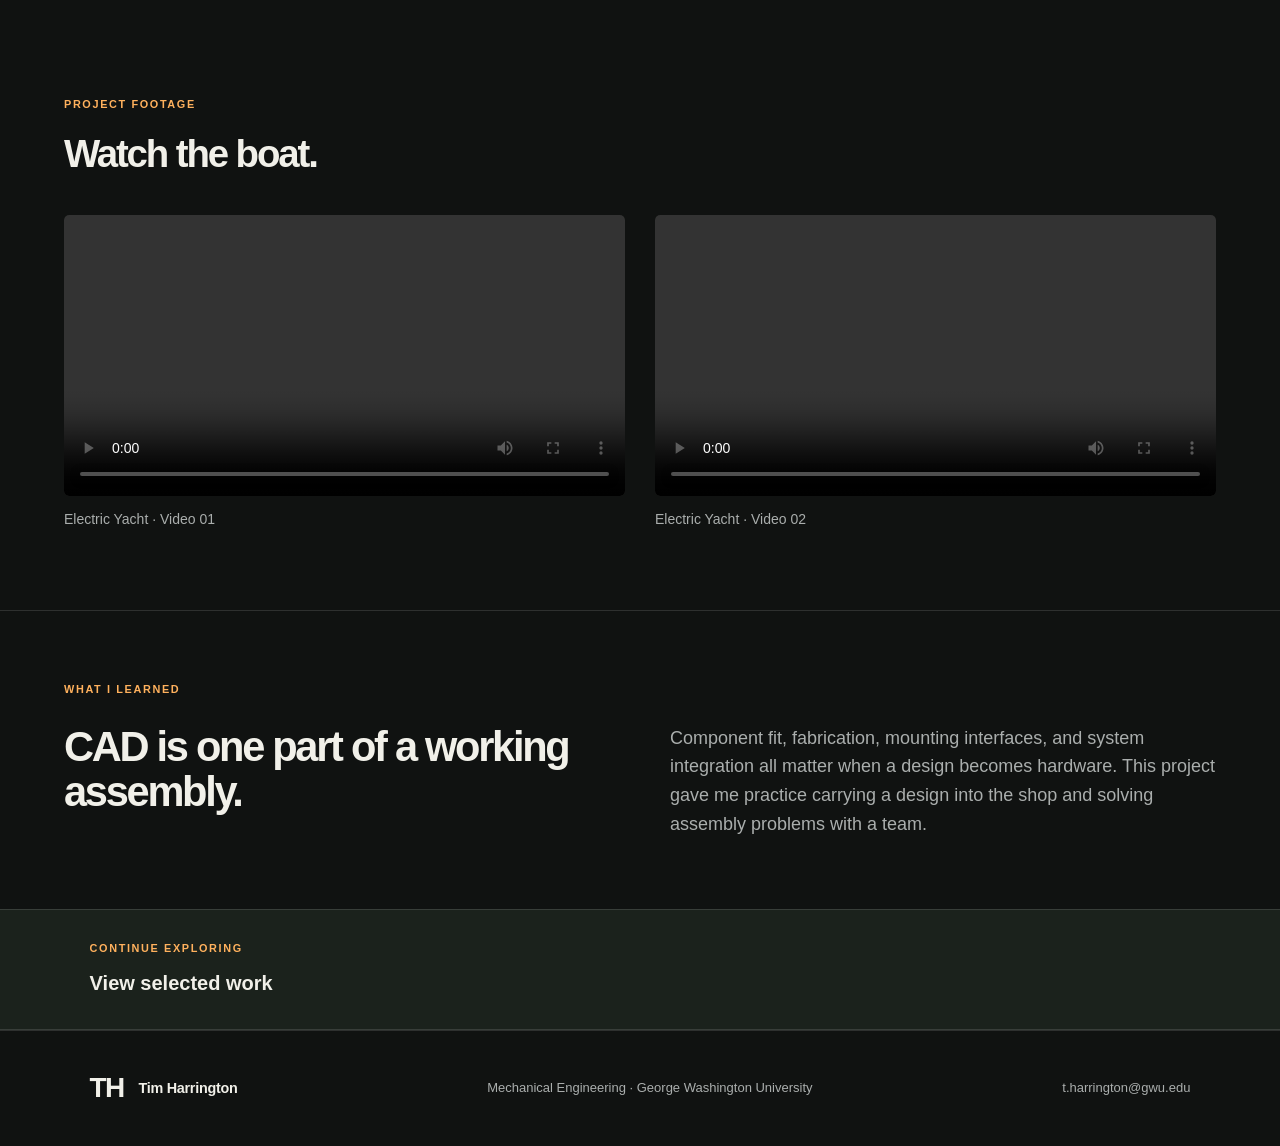
<file: yacht.html>
<!doctype html><html lang="en"><head><meta charset="utf-8"><meta name="viewport" content="width=device-width,initial-scale=1"><title>Electric Boat Propulsion | Tim Harrington</title><meta name="description" content="SolidWorks drivetrain design, motor mount analysis, and hands-on fabrication for the GW Electric Yacht Club."><link rel="icon" href="favicon.svg" type="image/svg+xml"><link rel="stylesheet" href="style.css?v=studio2"></head><body><header class="site-header"><a class="wordmark" href="index.html" aria-label="Tim Harrington home">TH<span>Tim Harrington</span></a><nav aria-label="Main navigation"><a href="index.html">Home</a><a href="yacht.html" aria-current="page">GW EYacht</a><a href="flowserve.html">Flowserve</a><a href="research.html">Research Lab</a><a href="solidworks.html">CSWA</a></nav></header><main id="main"><div class="project-top"><a class="back" href="index.html#work">All work</a><p class="eyebrow">01 / Mechanical design and fabrication</p><h1>Electric boat propulsion</h1><p class="project-intro">Designing and fabricating the drivetrain and motor mounting system for GW’s electric boat.</p><div class="project-meta"><span>GW Electric Yacht Club</span><span>December 2025 – Present</span><span>SolidWorks · Onshape · Machining</span></div></div>
<div class="wide-figure"><figure class=""><button class="image-button" data-image="Drivetrain.png" data-caption="Drivetrain assembly modeled in SolidWorks." aria-label="Enlarge CAD model of the electric boat drivetrain"><img src="Drivetrain.png" alt="CAD model of the electric boat drivetrain" loading="lazy"></button><figcaption>Drivetrain assembly modeled in SolidWorks.</figcaption></figure></div>
<div class="project-content"><aside><p class="eyebrow">My role</p><p>CAD and manufacturing team member</p><div class="stat"><strong>40+</strong><span>hours of machine-shop fabrication</span></div><div class="stat"><strong>ME1616</strong><span>Motenergy propulsion motor</span></div></aside><article><h2>The challenge</h2><p>Develop a drivetrain and motor mounting system to transfer power from the electric motor to the propeller, integrating the propulsion and steering hardware into the boat for the ASNE Promoting Electric Propulsion competition.</p><h2>Modeling the system</h2><p>I modeled the ME1616 motor from technical drawings and physical measurements, then designed the drivetrain assembly, including its shaft, bearings, gears, and thrust components. I created 3D models, assemblies, and engineering drawings to support fabrication and integration.</p><h2>Structural analysis</h2><p>I evaluated the motor mount using finite element analysis for expected propulsion and impact loads, including structural analysis in Onshape. This connected the CAD geometry to the loads the mounting system needed to support.</p><h2>Building and integrating</h2><p>I led more than 40 hours of machine-shop fabrication, producing transom mounts, side arms, motor mount panels, brackets, connecting blocks, steering supports, and structural plates. I collaborated with the team to assemble, test, and troubleshoot the propulsion and steering systems under a compressed competition schedule.</p><h2>Reverse engineering for printing</h2><p>I reverse-engineered the boat’s front cowl and created a SolidWorks model intended for 3D printing.</p></article></div>
<section class="gallery-section"><div class="section-heading"><p class="eyebrow">Project evidence</p><h2>Models and machined components.</h2></div><div class="gallery three"><figure class=""><button class="image-button" data-image="Motor.png" data-caption="ME1616 motor model." aria-label="Enlarge SolidWorks model of the ME1616 motor"><img src="Motor.png" alt="SolidWorks model of the ME1616 motor" loading="lazy"></button><figcaption>ME1616 motor model.</figcaption></figure><figure class=""><button class="image-button" data-image="IMG_6673.jpg" data-caption="Fabricated component and hardware." aria-label="Enlarge Fabricated bracket with assembled hardware"><img src="IMG_6673.jpg" alt="Fabricated bracket with assembled hardware" loading="lazy"></button><figcaption>Fabricated component and hardware.</figcaption></figure><figure class=""><button class="image-button" data-image="IMG_6672_2.jpg" data-caption="Machined component." aria-label="Enlarge Machined cylindrical component"><img src="IMG_6672_2.jpg" alt="Machined cylindrical component" loading="lazy"></button><figcaption>Machined component.</figcaption></figure></div><div class="gallery two"><figure class=""><button class="image-button" data-image="IMG_6697.jpg" data-caption="Structural plate and fabricated parts." aria-label="Enlarge Structural plate and machined parts"><img src="IMG_6697.jpg" alt="Structural plate and machined parts" loading="lazy"></button><figcaption>Structural plate and fabricated parts.</figcaption></figure><figure class=""><button class="image-button" data-image="IMG_6736 (1).jpg" data-caption="GW Electric Yacht Club team." aria-label="Enlarge GW Electric Yacht Club team with its boat"><img src="IMG_6736 (1).jpg" alt="GW Electric Yacht Club team with its boat" loading="lazy"></button><figcaption>GW Electric Yacht Club team.</figcaption></figure></div></section>
<section class="gallery-section" id="on-the-water"><div class="section-heading"><p class="eyebrow">From assembly to the water</p><h2 style="font-size:2.4rem">The boat in action.</h2></div><div class="gallery two"><figure><button class="image-button" data-image="IMG_6831.jpeg" data-caption="Team with the electric boat." aria-label="Enlarge Team with the electric boat"><img src="IMG_6831.jpeg" alt="Team with the electric boat" loading="lazy" style="height:420px;object-fit:cover"></button><figcaption>Team with the electric boat.</figcaption></figure><figure><button class="image-button" data-image="IMG_6701.jpeg" data-caption="Boat and propulsion system at the launch." aria-label="Enlarge Boat and propulsion system at the launch"><img src="IMG_6701.jpeg" alt="Boat and propulsion system at the launch" loading="lazy" style="height:420px;object-fit:cover"></button><figcaption>Boat and propulsion system at the launch.</figcaption></figure><figure><button class="image-button" data-image="IMG_6700.jpeg" data-caption="Electric boat in the water." aria-label="Enlarge Electric boat in the water"><img src="IMG_6700.jpeg" alt="Electric boat in the water" loading="lazy" style="height:420px;object-fit:cover"></button><figcaption>Electric boat in the water.</figcaption></figure><figure><button class="image-button" data-image="IMG_6698.jpeg" data-caption="Boat preparation at sunset." aria-label="Enlarge Boat preparation at sunset"><img src="IMG_6698.jpeg" alt="Boat preparation at sunset" loading="lazy" style="height:420px;object-fit:cover"></button><figcaption>Boat preparation at sunset.</figcaption></figure><figure><button class="image-button" data-image="IMG_6697.jpeg" data-caption="Evening boat preparation." aria-label="Enlarge Evening boat preparation"><img src="IMG_6697.jpeg" alt="Evening boat preparation" loading="lazy" style="height:420px;object-fit:cover"></button><figcaption>Evening boat preparation.</figcaption></figure></div></section><section class="gallery-section" id="videos"><div class="section-heading"><p class="eyebrow">Project footage</p><h2 style="font-size:2.4rem">Watch the boat.</h2></div><div class="media-grid"><figure><video controls playsinline preload="metadata" style="width:100%;max-height:520px;background:#050805" aria-label="Electric Yacht video one"><source src="yacht-on-water-horizontal.mp4" type="video/mp4"></video><figcaption>Electric Yacht · Video 01</figcaption></figure><figure><video controls playsinline preload="metadata" style="width:100%;max-height:520px;background:#050805" aria-label="Electric Yacht video two"><source src="yacht-video-2.mp4" type="video/mp4"></video><figcaption>Electric Yacht · Video 02</figcaption></figure></div></section><section class="learning"><p class="eyebrow">What I learned</p><h2>CAD is one part of a working assembly.</h2><p>Component fit, fabrication, mounting interfaces, and system integration all matter when a design becomes hardware. This project gave me practice carrying a design into the shop and solving assembly problems with a team.</p></section><section class="project-next"><p class="eyebrow">Continue exploring</p><a href="index.html#work">View selected work</a></section></main><footer><a class="wordmark" href="index.html">TH<span>Tim Harrington</span></a><p>Mechanical Engineering · George Washington University</p><a href="mailto:t.harrington@gwu.edu">t.harrington@gwu.edu</a></footer><dialog id="image-viewer"><button class="close-viewer" aria-label="Close image">Close ✕</button><img alt=""><p></p></dialog><script src="site.js"></script></body></html>
</file>
<file: style.css>
:root{--ink:#152332;--muted:#526171;--blue:#164b7a;--deep:#123a5e;--paper:#fff;--line:#dce3e9;--surface:#edf2f6;--accent:#c5e65d}*{box-sizing:border-box}html{scroll-behavior:smooth;scroll-padding-top:100px}body{margin:0;background:var(--paper);color:var(--ink);font-family:Inter,-apple-system,BlinkMacSystemFont,'Segoe UI',sans-serif;font-size:16px;line-height:1.6}a{color:inherit;text-decoration:none}button{font:inherit}img{display:block;max-width:100%}h1,h2,h3,p,figure{margin:0}h1,h2,h3{line-height:1.1;letter-spacing:-.035em}h1{font-size:clamp(3rem,6.5vw,6rem);font-weight:650}h2{font-size:clamp(2rem,3.8vw,3.6rem);font-weight:600}h3{font-size:1.5rem;font-weight:600}a,button{-webkit-tap-highlight-color:transparent}a:focus-visible,button:focus-visible{outline:3px solid var(--blue);outline-offset:5px}.site-header{height:100px;max-width:1440px;margin:auto;padding:0 5%;display:flex;align-items:center;justify-content:space-between;border-bottom:1px solid var(--line)}.wordmark{display:flex;align-items:center;gap:15px;font-size:1.75rem;font-weight:750;letter-spacing:-.06em}.wordmark span{letter-spacing:-.02em;font-size:1rem;font-weight:550}.site-header nav{display:flex;align-items:center;gap:30px;font-size:.875rem;font-weight:550}.site-header nav a:hover,.text-link:hover,.back:hover{color:var(--blue)}.nav-download{padding:9px 16px;border:1px solid var(--line);border-radius:3px}.eyebrow{font-size:.875rem;letter-spacing:.12em;text-transform:uppercase;font-weight:650;color:var(--blue);margin-bottom:20px}.hero{max-width:1440px;margin:auto;padding:70px 5% 90px;display:grid;grid-template-columns:1fr 1fr;gap:6%;align-items:center}.hero h1{font-size:clamp(4rem,7.6vw,7.5rem);line-height:.95;letter-spacing:-.065em;margin-bottom:30px}.period{color:var(--blue)}.hero-description{max-width:490px;font-size:1.125rem;color:var(--muted);line-height:1.65}.hero-actions{display:flex;align-items:center;gap:24px;margin:32px 0 45px;flex-wrap:wrap}.button{display:inline-block;font-size:.9375rem;font-weight:600;padding:13px 23px;border-radius:3px}.primary{background:var(--blue);color:white}.primary:hover{background:var(--deep)}.text-link{font-size:.9375rem;font-weight:550;border-bottom:1px solid var(--line)}.hero-meta{font-size:.875rem;font-weight:600}.hero-meta span{display:block;color:var(--muted);font-weight:400;margin-top:2px}.hero-visual{min-height:490px;background:var(--surface);position:relative;display:flex;flex-direction:column;justify-content:space-between;overflow:hidden}.figure-label{padding:24px 28px;font-size:.8125rem;letter-spacing:.08em;text-transform:uppercase;font-weight:650;color:var(--muted)}.hero-visual img{width:100%;height:340px;object-fit:contain;mix-blend-mode:multiply;padding:20px;transition:transform .4s ease}.hero-visual:hover img{transform:scale(1.04)}.visual-caption{background:var(--deep);color:white;padding:24px 28px;display:flex;flex-direction:column;gap:3px}.visual-caption strong{font-size:1.0625rem;font-weight:550}.visual-caption>span{font-size:.875rem;opacity:.75}.work-section,.about-section,.experience-section,.gallery-section,.learning,.project-next{padding:80px 5%;max-width:1440px;margin:auto}.work-section{background:#f5f7f9;max-width:none}.section-heading{max-width:1296px;margin:0 auto 40px}.section-heading p:last-child:not(.eyebrow){color:var(--muted);margin-top:18px}.work-grid{max-width:1296px;margin:auto;display:grid;grid-template-columns:repeat(3,1fr);gap:25px}.project-card{background:white;border:1px solid var(--line);display:block;transition:transform .2s}.project-card:hover{transform:translateY(-5px)}.card-image,.card-panel{height:280px;position:relative;overflow:hidden}.card-image img{width:100%;height:100%;object-fit:cover}.research-image{background:#fff;padding:18px}.research-image img{object-fit:contain}.image-index{position:absolute;top:18px;left:20px;background:white;padding:3px 9px;color:var(--ink);font-size:.8125rem;font-weight:600}.card-copy{padding:28px}.card-copy .eyebrow{font-size:.75rem;letter-spacing:.08em;margin-bottom:16px}.card-copy h3{margin-bottom:15px}.card-copy p:not(.eyebrow){color:var(--muted);line-height:1.6}.card-link{font-size:.875rem;font-weight:600;display:inline-block;margin-top:24px;border-bottom:1px solid var(--line)}.industrial{background:var(--deep);color:white;padding:52px 28px 20px}.panel-title{font-size:2.4rem;font-weight:650;letter-spacing:-.04em;display:block}.panel-sub{display:block;font-size:.875rem;opacity:.8}.panel-number{margin-top:20px;font-size:2.6rem;line-height:1.05;font-weight:600;color:var(--accent)}.panel-number small{display:block;font-size:.875rem;line-height:1.4;color:white;font-weight:400;margin-top:6px}.about-section{display:grid;grid-template-columns:1fr 1.2fr;gap:10%;padding-top:110px;padding-bottom:110px}.portrait{width:150px;height:170px;object-fit:cover;object-position:center 28%;margin-top:32px;filter:saturate(.7)}.about-copy>p{margin-bottom:24px;color:var(--muted)}.about-copy .large-copy{font-size:1.4rem;color:var(--ink);line-height:1.5}.skills{border-top:1px solid var(--line);padding-top:25px;margin-top:30px}.skills h3{font-size:1.125rem;margin-bottom:13px}.skills p{color:var(--muted);line-height:1.9}.secondary-links{margin-top:25px}.secondary-links a{display:flex;flex-direction:column;border-bottom:1px solid var(--line);padding:17px 0;font-size:1rem}.secondary-links a span:last-child{font-size:.875rem;color:var(--muted)}.secondary-links a:hover{color:var(--blue)}.experience-section{border-top:1px solid var(--line)}.timeline{max-width:850px;margin-left:auto}.timeline>a,.timeline>div{display:block;padding:28px 0;border-bottom:1px solid var(--line)}.timeline span{font-size:.875rem;color:var(--muted)}.timeline h3{font-size:1.45rem;margin:10px 0}.timeline p{color:var(--muted)}.timeline-detail{max-width:680px;margin-top:16px}.contact-section{padding:85px 5%;background:var(--deep);color:white}.contact-section .eyebrow{color:var(--accent)}.contact-section>p:not(.eyebrow){opacity:.8;margin:20px 0}.contact-email{font-size:clamp(1.4rem,3.8vw,3.5rem);letter-spacing:-.04em;display:inline-block;border-bottom:1px solid #67829a;margin:8px 0 28px;overflow-wrap:anywhere}.contact-links{display:flex;gap:26px;font-size:.9375rem}.contact-links a{border-bottom:1px solid #67829a}footer{display:flex;justify-content:space-between;align-items:center;gap:24px;flex-wrap:wrap;padding:35px 5%;font-size:.8125rem;color:var(--muted)}footer .wordmark{color:var(--ink)}footer p{font-size:.8125rem}.project-top{max-width:1440px;margin:auto;padding:45px 5% 55px}.back{display:inline-block;font-size:.875rem;color:var(--muted);margin-bottom:38px;border-bottom:1px solid var(--line)}.project-top h1{max-width:1000px}.project-intro{font-size:1.25rem;color:var(--muted);max-width:800px;margin-top:25px}.project-meta{display:flex;flex-wrap:wrap;gap:12px 25px;font-size:.875rem;color:var(--muted);margin-top:35px;padding-top:23px;border-top:1px solid var(--line)}.wide-figure{background:var(--surface);padding:35px 5%;}.wide-figure figure{max-width:1050px;margin:auto}.wide-figure img{height:470px;width:100%;object-fit:contain;mix-blend-mode:multiply}.image-button{display:block;padding:0;border:0;background:transparent;width:100%;cursor:zoom-in}.image-button:focus-visible{outline-offset:2px}figcaption{font-size:.875rem;color:var(--muted);padding-top:12px}.research-figure{background:white;border-block:1px solid var(--line)}.research-figure img{height:auto;max-height:440px;mix-blend-mode:normal}.project-content{max-width:1200px;margin:auto;padding:75px 5%;display:grid;grid-template-columns:230px 1fr;gap:70px}.project-content aside p{margin-bottom:15px}.muted{color:var(--muted)}.stat{margin-top:35px}.stat strong{display:block;font-size:2.5rem;color:var(--blue);letter-spacing:-.04em;line-height:1.1}.stat span{display:block;font-size:.875rem;color:var(--muted);margin-top:10px}.project-content article h2{font-size:1.75rem;margin:36px 0 17px}.project-content article h2:first-child{margin-top:0}.project-content article p{color:var(--muted);margin-bottom:18px;font-size:1.0625rem}.gallery-section{padding-top:20px}.gallery{display:grid;gap:25px;margin-bottom:35px}.gallery.three{grid-template-columns:repeat(3,1fr)}.gallery.two{grid-template-columns:repeat(2,1fr)}.gallery img{height:330px;width:100%;object-fit:contain;background:var(--surface)}.gallery.two img{height:400px}.learning{border-top:1px solid var(--line);display:grid;grid-template-columns:1fr 1fr;gap:25px 60px}.learning>.eyebrow{grid-column:1/-1;margin-bottom:0}.learning h2{font-size:2.6rem}.learning>p:last-child{color:var(--muted);font-size:1.125rem}.project-next{background:var(--surface);max-width:none;padding-top:45px;padding-bottom:45px}.project-next .eyebrow{margin-bottom:10px}.project-next a{font-size:1.6rem;font-weight:600}.metrics-band{background:var(--deep);padding:45px 5%;display:grid;grid-template-columns:repeat(3,1fr);gap:45px;color:white}.metrics-band strong{display:block;font-size:clamp(2rem,3.5vw,3.5rem);letter-spacing:-.04em;line-height:1.1}.metrics-band span{font-size:.9375rem;display:block;margin-top:15px;max-width:300px;opacity:.8}.table-scroll{overflow-x:auto;margin:35px 0}table{border-collapse:collapse;width:100%;font-size:.9375rem}caption{text-align:left;color:var(--muted);margin-bottom:12px;font-size:.875rem}th,td{text-align:left;padding:13px 15px;border:1px solid var(--line)}thead{background:var(--deep);color:white}tbody th{font-weight:500}tbody tr:nth-child(even){background:var(--surface)}dialog{border:0;padding:25px;background:white;max-width:95vw;width:1000px;max-height:94vh;box-shadow:0 20px 100px #0005}dialog::backdrop{background:#102030d9}dialog img{width:100%;max-height:73vh;object-fit:contain}dialog p{font-size:.9375rem;color:var(--muted);margin-top:14px}.close-viewer{display:block;margin:0 0 15px auto;border:1px solid var(--line);background:white;padding:7px 13px;cursor:pointer;color:var(--ink)}
@media(min-width:1600px){.work-section,.contact-section,.metrics-band{padding-inline:max(5%,calc((100vw - 1296px)/2))}}@media(max-width:1000px){.hero{gap:4%}.hero-visual{min-height:420px}.hero-visual img{height:280px}.work-grid{gap:15px}.card-copy{padding:20px}.card-image,.card-panel{height:245px}.card-copy h3{font-size:1.35rem}.panel-title{font-size:2rem}.industrial{padding-inline:20px}.project-content{gap:40px;grid-template-columns:190px 1fr}.gallery img{height:260px}}@media(max-width:720px){.site-header{height:auto;min-height:95px;align-items:flex-start;padding:22px 6%;gap:18px;flex-direction:column}.wordmark{font-size:1.5rem}.site-header nav{gap:22px;flex-wrap:wrap;width:100%}.nav-download{padding:0;border:0;margin-left:auto}.hero{grid-template-columns:1fr;padding:45px 6% 55px;gap:40px}.hero h1{font-size:clamp(3.8rem,14vw,6rem)}.hero-meta{margin-bottom:0}.hero-actions{margin-bottom:28px}.hero-visual{min-height:360px}.hero-visual img{height:250px}.work-section,.about-section,.experience-section,.gallery-section,.learning{padding:55px 6%}.work-grid{grid-template-columns:1fr;gap:25px}.card-image,.card-panel{height:300px}.card-copy{padding:25px}.card-copy h3{font-size:1.65rem}.industrial{padding:60px 28px 25px}.panel-title{font-size:2.7rem}.panel-number{font-size:3rem}.about-section{grid-template-columns:1fr;gap:35px}.portrait{width:120px;height:135px}.about-section h2 br{display:none}.about-copy .large-copy{font-size:1.2rem}.timeline h3{font-size:1.25rem}.contact-section{padding:60px 6%}.contact-links{flex-wrap:wrap}.contact-email{font-size:clamp(1.35rem,6vw,2.6rem)}footer{padding:28px 6%;flex-direction:column;align-items:flex-start;gap:12px}.project-top{padding:35px 6% 40px}.project-top h1{font-size:clamp(2.7rem,10vw,4.3rem)}.project-intro{font-size:1.125rem}.project-meta{gap:8px;flex-direction:column}.wide-figure{padding:25px 6%}.wide-figure img{height:290px}.research-figure img{height:auto}.project-content{padding:45px 6%;grid-template-columns:1fr;gap:35px}.project-content aside{border-bottom:1px solid var(--line);padding-bottom:25px}.stat{display:inline-block;width:45%;vertical-align:top;margin-top:18px}.stat strong{font-size:2rem}.project-content article p{font-size:1rem}.gallery.three,.gallery.two{grid-template-columns:1fr}.gallery img,.gallery.two img{height:350px}.learning{grid-template-columns:1fr}.learning h2{font-size:2.2rem}.metrics-band{padding:35px 6%;grid-template-columns:1fr;gap:30px}.metrics-band strong{font-size:2.7rem}.metrics-band span{margin-top:6px}.project-next{padding:35px 6%}}@media(prefers-reduced-motion:reduce){html{scroll-behavior:auto}*,*::before,*::after{transition:none!important}}

/* Simplified five-page portfolio */
.site-header nav{gap:24px}.simple-intro{max-width:1200px;margin:auto;padding:70px 5% 55px;display:grid;grid-template-columns:1fr 180px;gap:65px;align-items:center}.simple-intro h1{font-size:clamp(2.8rem,5.5vw,4.75rem);margin-bottom:24px}.simple-bio{max-width:700px;color:var(--muted);font-size:1.125rem}.simple-school{margin-top:18px;color:var(--muted);font-size:.9375rem}.simple-links{display:flex;gap:25px;margin-top:25px;flex-wrap:wrap;font-size:.9375rem}.simple-links a{border-bottom:1px solid var(--line)}.simple-portrait{width:180px;height:220px;object-fit:cover;object-position:center 28%;border-radius:4px}.simple-work{max-width:1200px;margin:auto;padding:15px 5% 70px}.simple-work h2{font-size:1.85rem}.simple-grid{display:grid;grid-template-columns:1fr 1fr;gap:25px}.simple-card{border:1px solid var(--line);border-radius:4px;overflow:hidden;display:block;transition:box-shadow .2s}.simple-card:hover{box-shadow:0 8px 25px #15233212}.simple-card-image,.simple-card-label{height:205px;background:var(--surface)}.simple-card-image img{width:100%;height:100%;object-fit:contain;padding:20px;mix-blend-mode:multiply}.simple-card-label{background:var(--deep);color:white;padding:40px;display:flex;flex-direction:column;justify-content:center}.simple-card-label>span{font-size:2.5rem;letter-spacing:-.04em;font-weight:650}.simple-card-label>small{font-size:.9375rem;opacity:.8}.cswa-label{background:#eaf0f5;color:var(--blue)}.simple-card>div:last-child{padding:25px}.simple-card h3{font-size:1.5rem;margin-bottom:12px}.simple-card p{color:var(--muted)}.simple-card>div:last-child>span{display:block;font-size:.875rem;font-weight:600;color:var(--blue);margin-top:18px}.project-next{padding-block:30px}.project-next a{font-size:1.25rem}@media(max-width:720px){.site-header nav{gap:14px 20px;font-size:.875rem}.simple-intro{padding:45px 6% 35px;grid-template-columns:1fr;gap:25px}.simple-portrait{width:110px;height:130px;grid-row:1}.simple-bio{font-size:1rem}.simple-work{padding:20px 6% 50px}.simple-grid{grid-template-columns:1fr}.simple-card-image,.simple-card-label{height:200px}}

/* Modern visual refresh — preserves page structure and spacing. */
:root{--ink:#edf3ff;--muted:#a4b3cb;--blue:#77c9ff;--deep:#122548;--paper:#080f20;--line:#ffffff16;--surface:#14213a;--accent:#bcff77}
body{background:radial-gradient(ellipse at 80% 0%,#19335480,transparent 45%),radial-gradient(ellipse at 0% 45%,#20234450,transparent 45%),var(--paper)}
.site-header{background:#080f20b8;backdrop-filter:blur(20px);border-bottom:1px solid var(--line)}
.wordmark{color:var(--blue)}.wordmark span{color:var(--ink)}
.site-header nav a{position:relative;transition:color .2s}.site-header nav a::after{content:'';position:absolute;left:0;bottom:-9px;width:0;height:2px;background:var(--blue);transition:width .25s}.site-header nav a:hover::after{width:100%}
.simple-intro h1,.project-top h1{font-weight:750;background:linear-gradient(115deg,#fff 20%,#a9d5ff 70%,#ab9dff);-webkit-background-clip:text;background-clip:text;color:transparent}
.eyebrow{color:var(--blue);font-size:.75rem;letter-spacing:.17em}.simple-school{color:#b7c7e0}
.simple-portrait{border-radius:20px;border:1px solid #ffffff35;box-shadow:0 0 0 8px #ffffff04,0 20px 70px #0006,0 0 55px #65b5ff20;filter:saturate(.9)}
.simple-links a{border:1px solid #ffffff22;border-radius:999px;padding:8px 17px;background:#ffffff05;transition:background .2s,transform .2s}.simple-links a:hover{background:#77c9ff19;border-color:#77c9ff70;transform:translateY(-2px)}
.simple-card{border:1px solid #ffffff1c;border-radius:18px;background:linear-gradient(140deg,#182640,#0e192e);box-shadow:0 8px 30px #0002;transition:transform .3s,box-shadow .3s,border-color .3s}.simple-card:hover{transform:translateY(-6px);border-color:#77c9ff75;box-shadow:0 18px 50px #0005,0 0 30px #77c9ff10}.simple-card-image{background:linear-gradient(130deg,#e6eff9,#c7d7e8)}.simple-card-image img{transition:transform .5s}.simple-card:hover img{transform:scale(1.04)}
.simple-card-label{background:radial-gradient(circle at 90% 10%,#478ee980,transparent 60%),linear-gradient(130deg,#15427b,#152c52);position:relative;overflow:hidden}.simple-card-label::after{content:'';width:220px;height:220px;position:absolute;right:-80px;top:-80px;border:1px solid #ffffff25;border-radius:50%;box-shadow:0 0 0 35px #ffffff05,0 0 0 70px #ffffff03}.simple-card-label>span{font-weight:750}.cswa-label{background:radial-gradient(circle at 90% 10%,#937aff60,transparent 65%),linear-gradient(130deg,#302866,#192744);color:#d6ccff}.simple-card>div:last-child>span{color:var(--blue)}.simple-card>div:last-child>span::after{content:' ↗';display:inline-block;margin-left:5px;transition:transform .2s}.simple-card:hover>div:last-child>span::after{transform:translate(3px,-3px)}
.wide-figure{background:linear-gradient(130deg,#dbe7f2,#bfcfe0);border-block:1px solid #ffffff25}.wide-figure figcaption{color:#31465d}.research-figure{background:#eef3f9}.gallery img{background:#e2ebf4;border-radius:12px}.gallery .image-button{border-radius:12px;overflow:hidden;transition:transform .25s}.gallery .image-button:hover{transform:translateY(-3px)}
.project-content aside{padding:24px;background:#ffffff04;border:1px solid var(--line);border-radius:16px;align-self:start}.stat strong{color:var(--blue)}.metrics-band{background:linear-gradient(120deg,#163561,#20244c);border-block:1px solid var(--line)}.metrics-band strong{color:#b1ddff}.project-content article h2{color:#f3f7ff}.learning{border-top:1px solid var(--line)}.project-next{background:#ffffff04;border-block:1px solid var(--line)}.project-next a{color:var(--blue)}thead{background:#1a3458}tbody tr:nth-child(even){background:#ffffff04}th,td{border-color:#ffffff1c}
footer{border-top:1px solid var(--line)}footer .wordmark{color:var(--blue)}dialog{background:#101d33;border:1px solid #ffffff30;border-radius:18px;box-shadow:0 30px 120px #000b}dialog img{background:#e7eef6;border-radius:10px}.close-viewer{background:#ffffff08;color:var(--ink);border-radius:999px}dialog::backdrop{background:#030914e8;backdrop-filter:blur(10px)}
@keyframes enter{from{opacity:0;transform:translateY(14px)}to{opacity:1;transform:translateY(0)}}.simple-intro,.project-top{animation:enter .65s ease both}.simple-card{animation:enter .65s ease both}.simple-card:nth-child(2){animation-delay:.08s}.simple-card:nth-child(3){animation-delay:.16s}.simple-card:nth-child(4){animation-delay:.24s}
@media(max-width:720px){.simple-portrait{border-radius:14px}.project-content aside{padding:20px}.simple-links{gap:10px}.simple-links a{padding:7px 14px}}@media(prefers-reduced-motion:reduce){*,*::before,*::after{animation:none!important;transition:none!important}}

/* Engineering studio design system */
:root{--paper:#101211;--ink:#f1f0e9;--muted:#aaaead;--blue:#ffb15d;--deep:#282e2a;--surface:#242a26;--line:#ffffff20;--accent:#ffb15d}
body{background:var(--paper);font-family:'Helvetica Neue',Arial,sans-serif}h1,h2,h3{letter-spacing:-.055em}body::selection{background:#ffb15d;color:#101211}.site-header{max-width:none;height:86px;padding-inline:5%;background:#101211ef;position:sticky;top:0;z-index:20;backdrop-filter:blur(18px)}.wordmark{font-weight:800;color:var(--ink)}.wordmark span{font-size:.9rem}.site-header nav{gap:28px}.site-header nav a{font-size:.8rem;color:#a9afaa}.site-header nav a:hover,.site-header nav a[aria-current=page]{color:var(--ink)}.site-header nav a[aria-current=page]::after{width:100%;background:var(--accent)}
.simple-intro{max-width:1440px;grid-template-columns:1.5fr 1fr;padding:80px 7% 95px;gap:9%}.simple-intro h1{font-size:clamp(3.5rem,6.8vw,6.7rem);line-height:.99;background:none;color:var(--ink);margin-bottom:30px;font-weight:650;letter-spacing:-.065em}.simple-intro h1 em{font-style:normal;color:var(--accent)}.intro-name{font-size:.78rem;font-weight:700;letter-spacing:.18em;margin:34px 0 16px;color:#b4bbb4}.eyebrow{font-size:.68rem;letter-spacing:.15em;font-weight:700;color:var(--accent)}.status-dot{display:inline-block;width:6px;height:6px;border-radius:50%;background:var(--accent);vertical-align:middle;margin-right:8px;box-shadow:0 0 15px #ffb15d70}.simple-bio{font-size:1.02rem;line-height:1.8;max-width:530px}.simple-school{font-size:.75rem;color:#838c85}.work-cta{display:inline-flex;align-items:center;gap:45px;padding:13px 20px;background:var(--accent);color:#151b16;border-radius:3px;font-weight:700;font-size:.85rem;margin-top:28px;transition:transform .2s}.work-cta:hover{transform:translateY(-3px)}.work-cta span{font-size:1.2rem}.simple-links{gap:22px;margin-top:25px}.simple-links a{border:0;border-bottom:1px solid #ffffff30;border-radius:0;padding:0 0 3px;background:none;font-size:.75rem}.simple-links a:hover{background:none}
.portrait-frame{position:relative;border:1px solid var(--line);padding:15px;background:#1c211d;transform:rotate(2deg);margin-top:35px;box-shadow:20px 20px 0 #ffb15d08}.simple-portrait{width:100%;height:410px;object-fit:cover;object-position:center 27%;border-radius:0;border:0;box-shadow:none;filter:saturate(.65)}.portrait-caption{padding:20px 5px 8px;display:flex;justify-content:space-between;gap:15px;align-items:center}.portrait-caption span{font-weight:600;font-size:1rem}.portrait-caption small{font-size:.66rem;color:var(--muted);line-height:1.6;text-align:right}.portrait-tag{position:absolute;top:40px;left:-35px;background:var(--accent);color:#1c211d;font-size:.6rem;font-weight:800;letter-spacing:.12em;padding:10px 14px;transform:rotate(-2deg)}
.simple-work{max-width:1440px;padding:80px 7% 95px;border-top:1px solid var(--line)}.simple-work .section-heading{display:grid;grid-template-columns:1.2fr 1fr;gap:15px;align-items:end;margin-bottom:50px}.simple-work .section-heading>.eyebrow{grid-column:1/-1}.simple-work h2{font-size:clamp(2.7rem,4.5vw,4.5rem);font-weight:550;line-height:1.04}.simple-work .section-heading>p:last-child{max-width:300px;justify-self:end;font-size:.9rem;margin-bottom:8px}.simple-grid{gap:35px}.simple-card{border:1px solid var(--line);border-radius:6px;background:#1a1f1b;box-shadow:none;animation:none}.simple-card:hover{border-color:#ffb15d80;box-shadow:0 20px 50px #0004;transform:translateY(-6px)}.simple-card-image,.simple-card-label{height:290px}.simple-card-image{background:#e9ece5}.simple-card-image img{padding:28px}.simple-card-label{background:linear-gradient(125deg,#394a3c,#212d24);padding:45px}.simple-card-label>span{font-size:3.5rem;font-weight:550}.simple-card-label>small{font-size:.8rem;color:#c6d0c6}.simple-card-label::after{border-color:#d1dfc325}.cswa-label{background:linear-gradient(125deg,#5d4d33,#29281f);color:#ffe5b9}.simple-card>div:last-child{padding:30px}.simple-card h3{font-size:2rem;font-weight:550;margin-bottom:15px}.simple-card .card-category{color:var(--accent);font-size:.65rem;letter-spacing:.13em;text-transform:uppercase;margin-bottom:15px}.simple-card p{font-size:.95rem;max-width:420px}.simple-card>div:last-child>span{font-size:.75rem;color:var(--ink)}
.project-top{padding:55px 7% 70px;max-width:1440px}.project-top h1{background:none;color:var(--ink);font-size:clamp(3rem,6vw,5.7rem);font-weight:550;max-width:1000px}.project-intro{font-size:1.15rem;max-width:700px;line-height:1.7}.project-meta{font-size:.75rem;letter-spacing:.02em}.back{font-size:.75rem}.wide-figure{background:#e3e9df;padding-block:45px}.project-content{max-width:1320px;grid-template-columns:240px 1fr;gap:75px;padding-top:85px;padding-bottom:85px}.project-content aside{background:#1a201b;border-radius:6px;padding:25px}.project-content article h2{font-weight:550;font-size:1.8rem}.project-content article p{font-size:1rem;line-height:1.9}.stat strong{font-weight:550;color:var(--accent)}.metrics-band{background:#263329;border-block:1px solid var(--line);padding:55px 7%}.metrics-band strong{color:#f6d2a7}.gallery-section{max-width:1320px;padding-inline:5%}.gallery img,.gallery .image-button{border-radius:5px}.gallery img{background:#e3e9df}.gallery{gap:30px}.learning{max-width:1320px;padding-block:70px}.learning h2{font-weight:550}.project-next{background:#1b221c;padding-inline:7%}.project-next a{color:var(--ink)}thead{background:#344437}.contact-banner{padding:85px 7%;background:#253128;border-top:1px solid var(--line)}.contact-banner h2{font-size:clamp(2.5rem,4.5vw,4.8rem);font-weight:550}.contact-banner>a{display:inline-block;font-size:1.05rem;color:var(--accent);border-bottom:1px solid #ffb15d70;margin-top:30px;padding-bottom:6px}footer{padding:35px 7%;background:#101211}footer .wordmark{color:var(--ink)}dialog{background:#18201a;border-radius:6px}dialog::backdrop{background:#070c08e8}.primary{background:var(--accent);color:#101211}
/* Reusable media components for future project additions. */
.media-grid{display:grid;grid-template-columns:repeat(2,minmax(0,1fr));gap:30px}.media-grid video{display:block;width:100%;border-radius:5px;background:#050805}.download-card{display:flex;justify-content:space-between;align-items:center;padding:24px;border:1px solid var(--line);background:#1b221c;border-radius:5px}.download-card:hover{border-color:var(--accent)}
@media(max-width:900px){.simple-intro{gap:6%;padding-inline:6%}.simple-portrait{height:330px}.simple-card-image,.simple-card-label{height:240px}.project-content{gap:40px;grid-template-columns:200px 1fr}}@media(max-width:720px){.site-header{position:relative;height:auto;padding:22px 6%;gap:18px}.site-header nav{gap:14px 20px}.simple-intro{grid-template-columns:1fr;padding:45px 6% 65px;gap:30px}.simple-intro h1{font-size:clamp(3.5rem,12vw,5.4rem)}.portrait-frame{max-width:360px;width:85%;margin:10px auto;grid-row:auto;transform:rotate(1deg)}.simple-portrait{height:320px;width:100%;grid-row:auto}.simple-work{padding:55px 6%}.simple-work .section-heading{grid-template-columns:1fr}.simple-work .section-heading>p:last-child{justify-self:start}.simple-grid{gap:25px}.simple-card-image,.simple-card-label{height:245px}.simple-card>div:last-child{padding:25px}.simple-card-label>span{font-size:3rem}.project-top{padding:35px 6% 45px}.project-content{grid-template-columns:1fr;gap:35px;padding:45px 6%}.project-content aside{border-bottom:1px solid var(--line)}.metrics-band{grid-template-columns:1fr;padding:40px 6%}.media-grid{grid-template-columns:1fr}.contact-banner{padding:60px 6%}.simple-links{gap:24px}.portrait-tag{left:-15px}}
</file>
